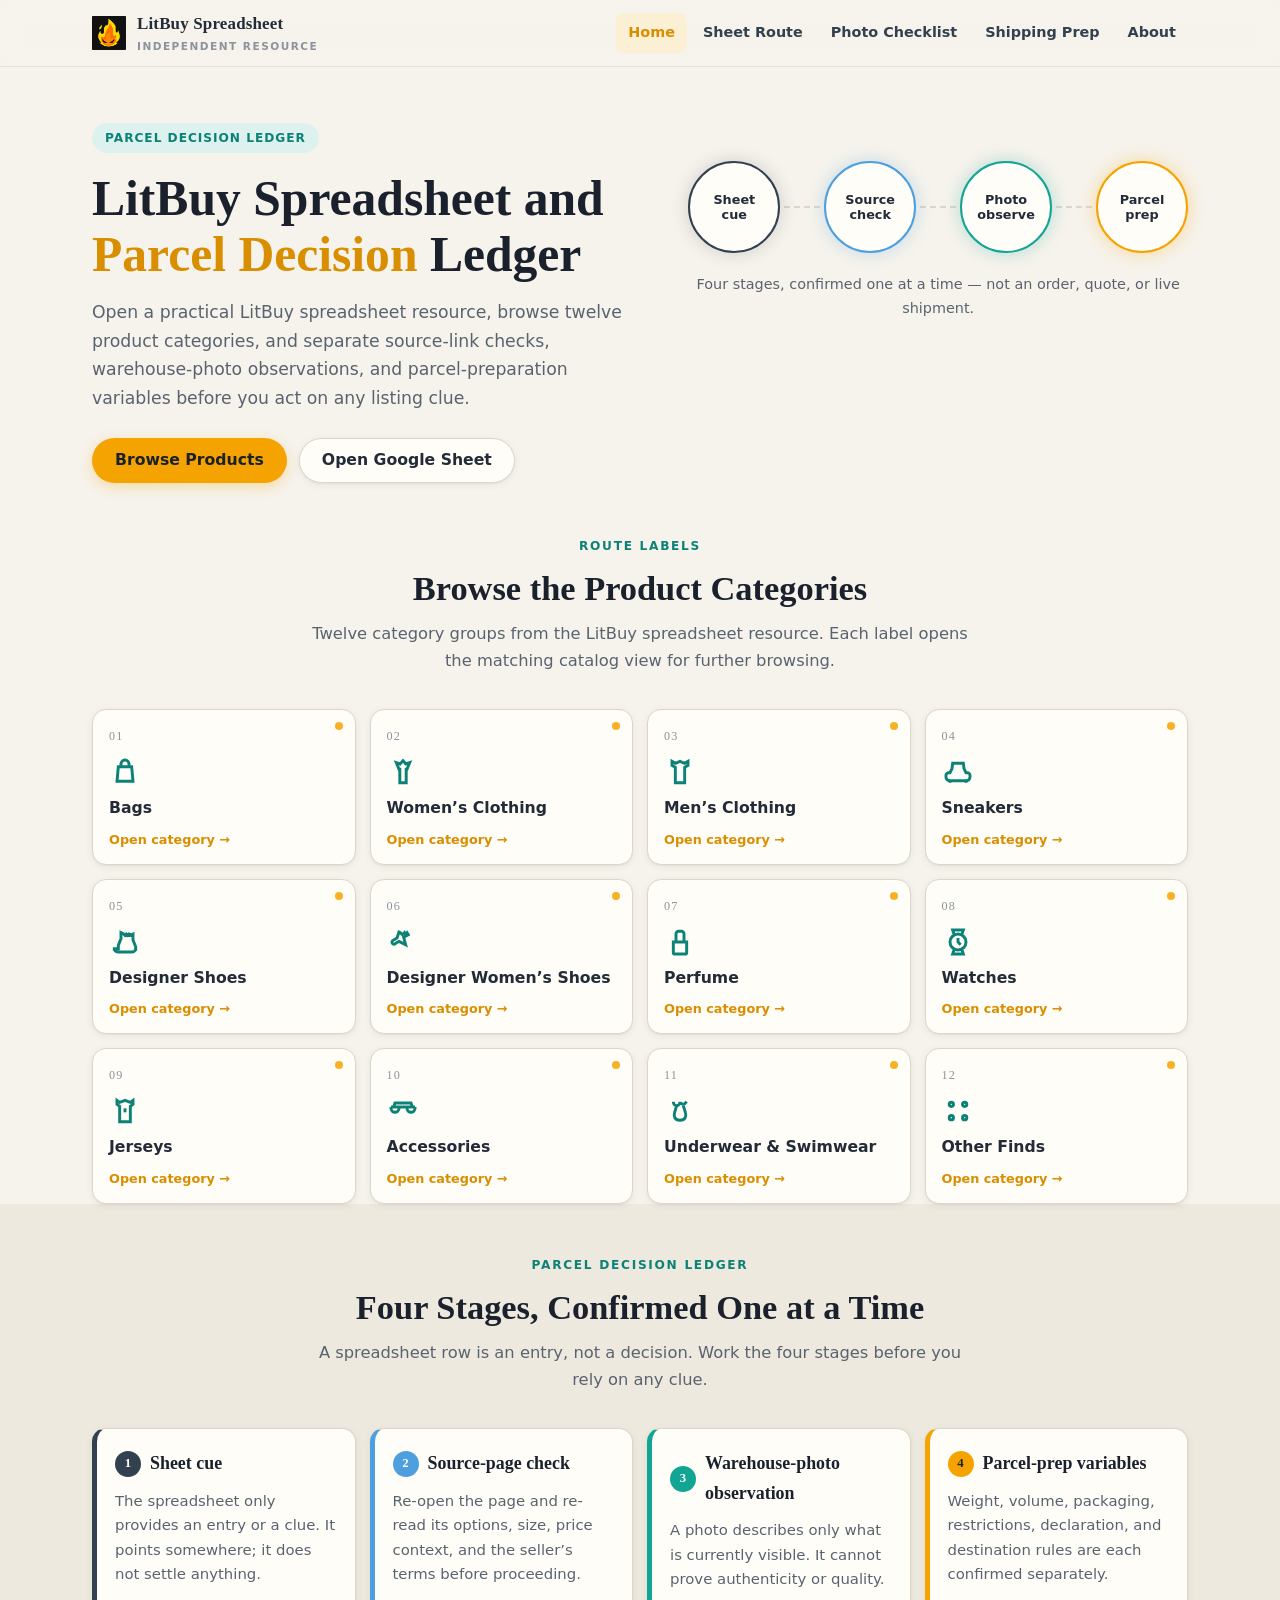
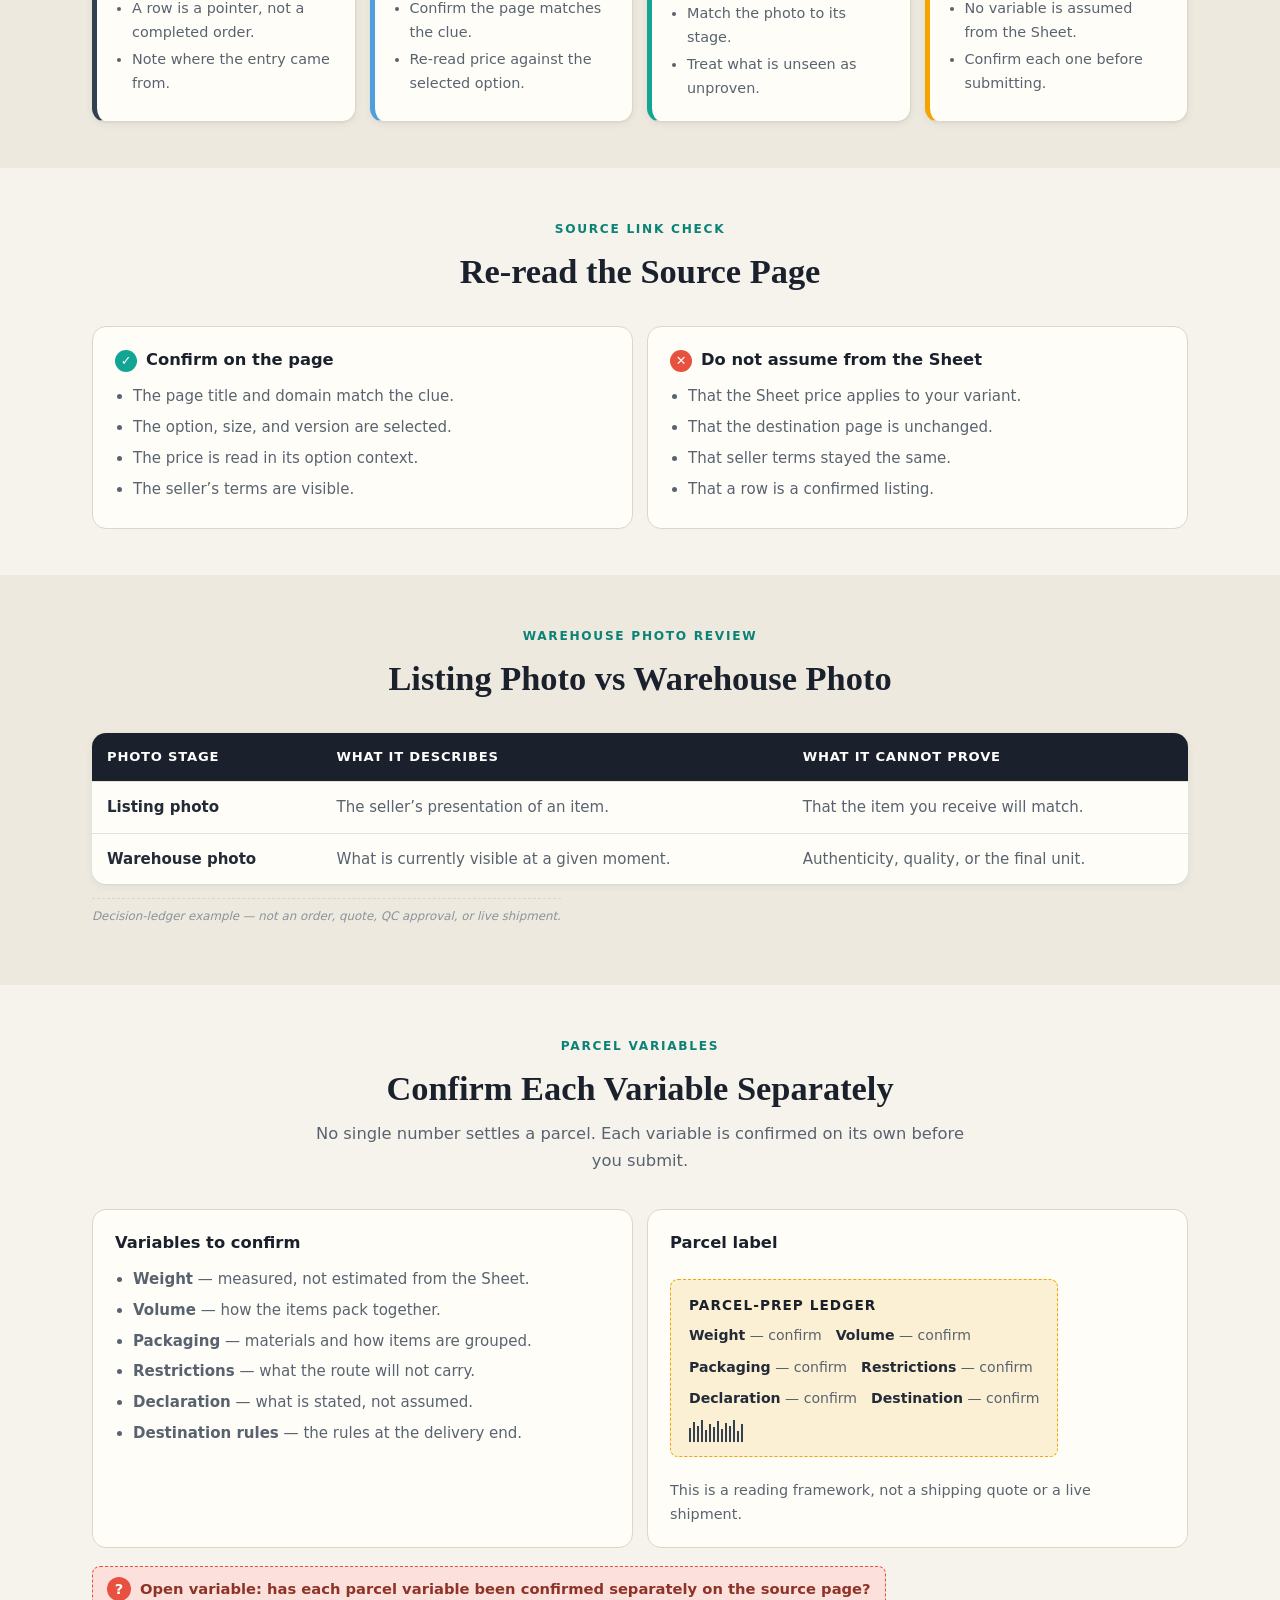
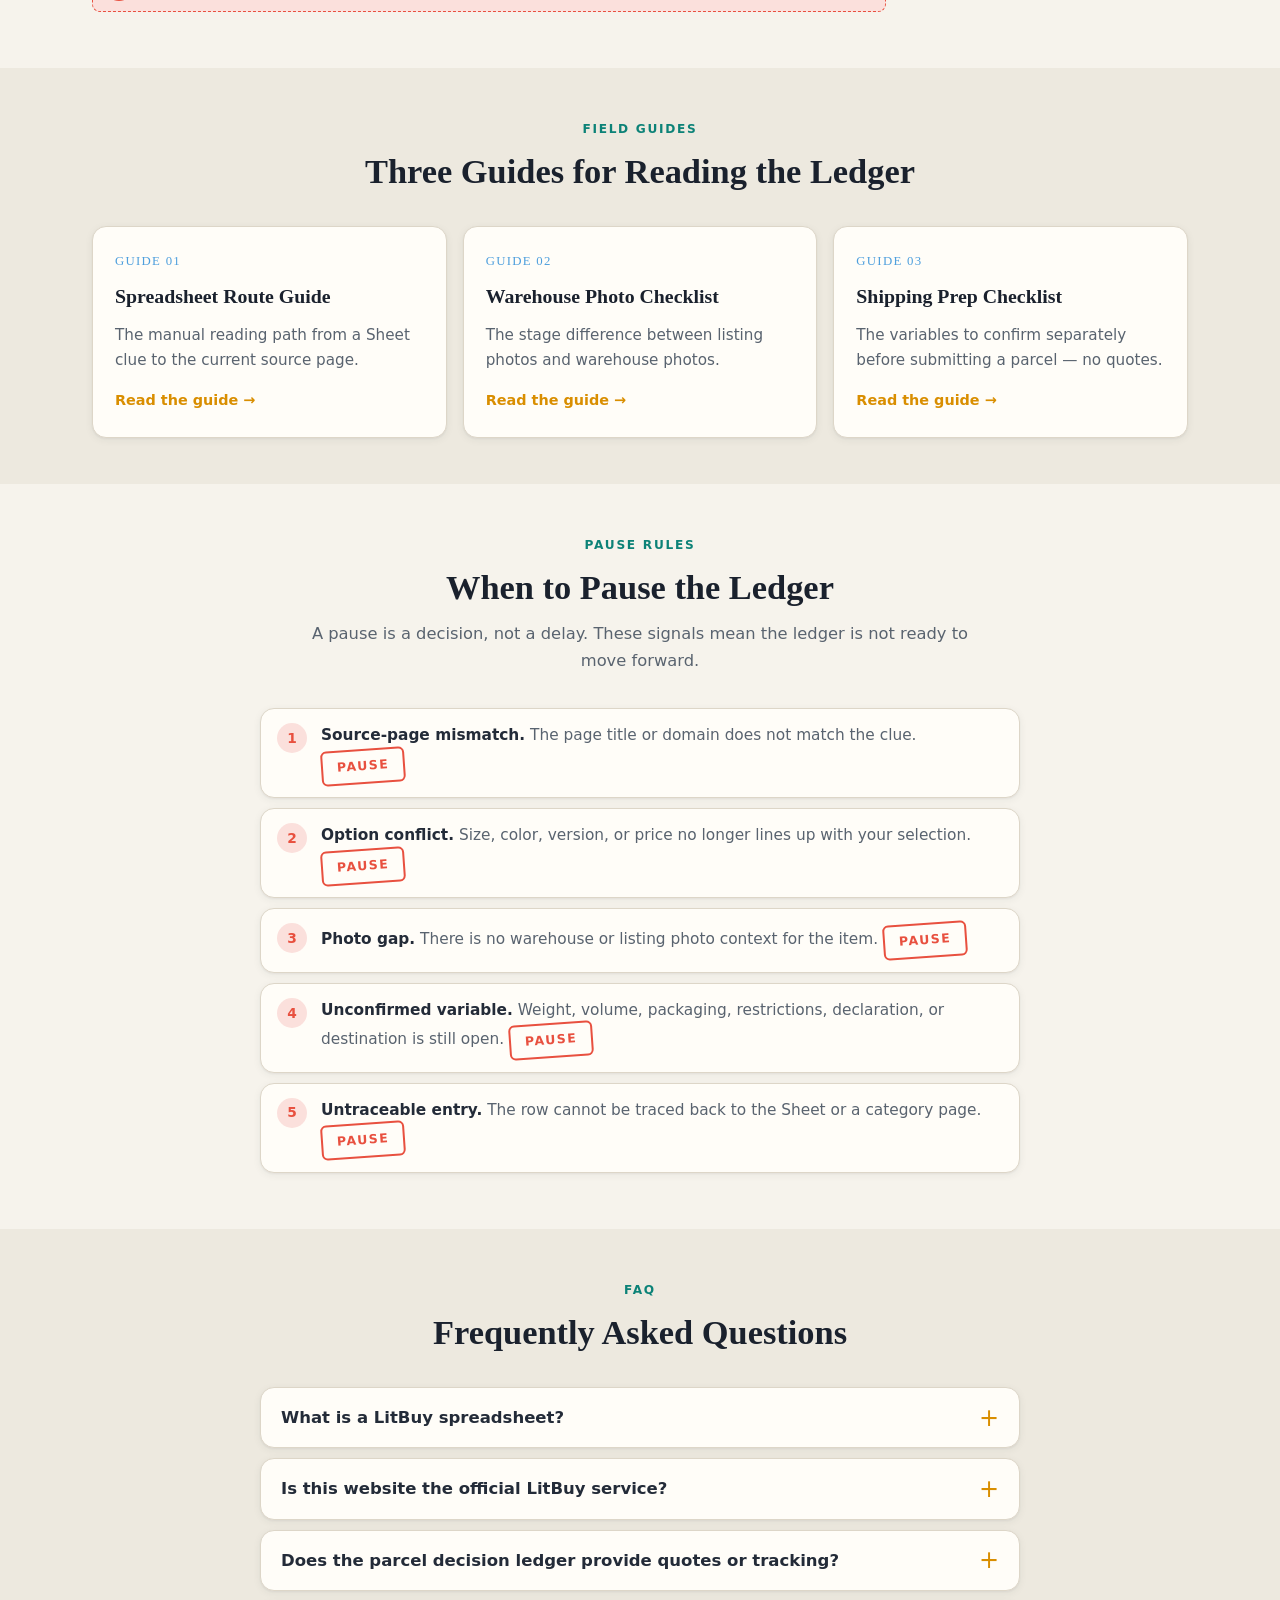
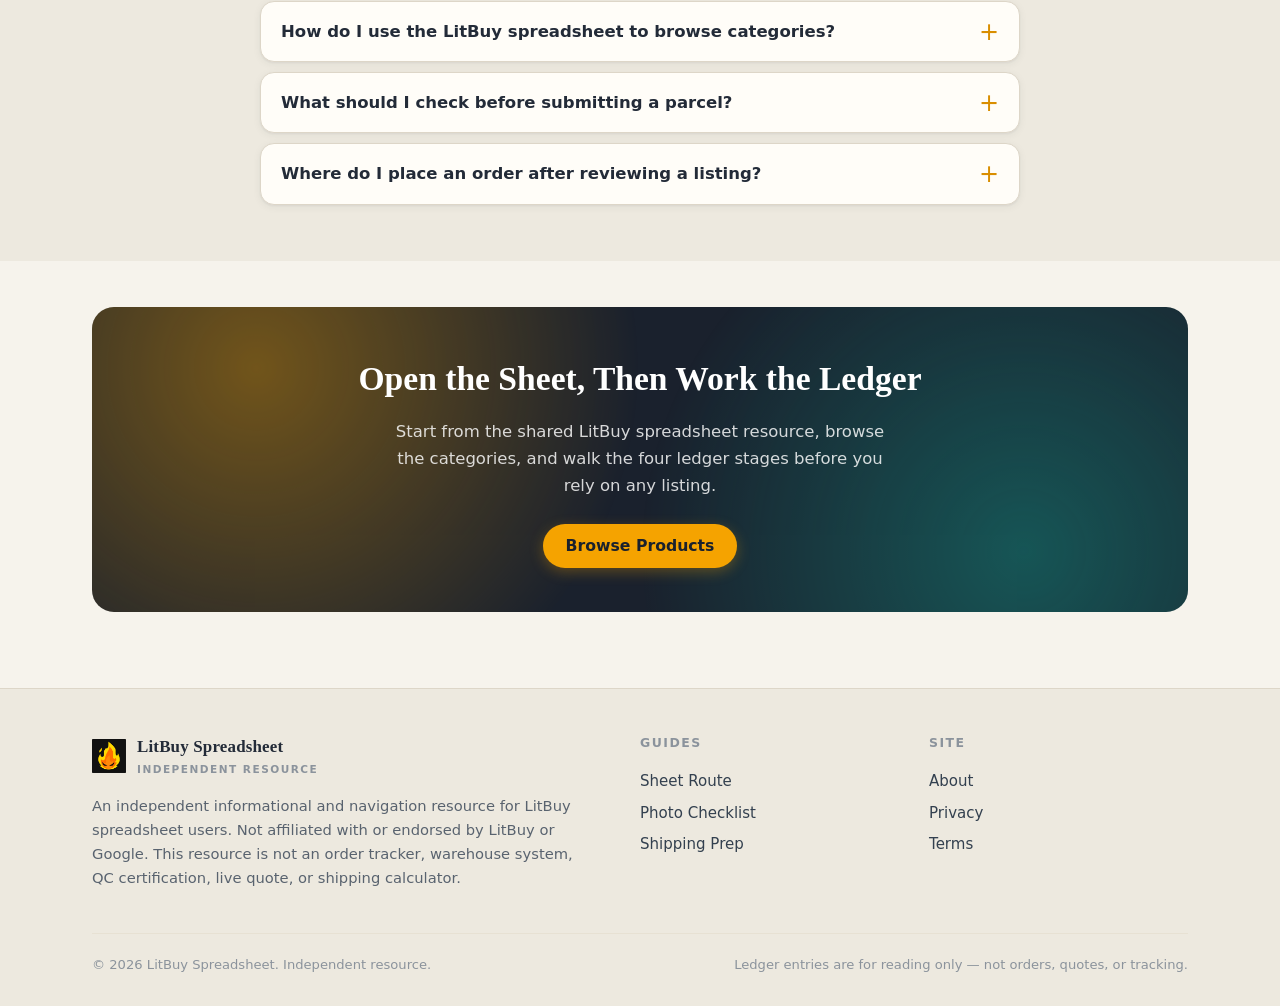
<file: index.html>
<!DOCTYPE html>
<html lang="en">
<head>
  <meta charset="UTF-8">
  <meta name="viewport" content="width=device-width, initial-scale=1.0">
  <script charset="UTF-8" id="LA_COLLECT" src="//sdk.51.la/js-sdk-pro.min.js"></script>
  <script>LA.init({id:"3R7KyZ6nqq0NWQsc",ck:"3R7KyZ6nqq0NWQsc"})</script>
  <meta name="google-site-verification" content="XJH5bWyu3Ub_fdbfXnCgktieLxeAN7sLbtjSL6n2SaM" />
  <title>LitBuy Spreadsheet &amp; Parcel Decision Guide | Independent</title>
  <meta name="description" content="Open a practical LitBuy spreadsheet resource, browse categories, and separate source-link checks, warehouse-photo notes, and parcel-prep variables.">
  <link rel="canonical" href="https://repglide.github.io/litbuy-spreadsheet/">
  <link rel="icon" type="image/png" href="./assets/images/favicon.png">
  <link rel="stylesheet" href="./assets/css/styles.css">

  <!-- Open Graph / Twitter -->
  <meta property="og:type" content="website">
  <meta property="og:url" content="https://repglide.github.io/litbuy-spreadsheet/">
  <meta property="og:title" content="LitBuy Spreadsheet &amp; Parcel Decision Guide | Independent">
  <meta property="og:description" content="Open a practical LitBuy spreadsheet resource, browse categories, and separate source-link checks, warehouse-photo notes, and parcel-prep variables.">
  <meta name="twitter:card" content="summary">
  <meta name="twitter:title" content="LitBuy Spreadsheet &amp; Parcel Decision Guide | Independent">
  <meta name="twitter:description" content="Open a practical LitBuy spreadsheet resource, browse categories, and separate source-link checks, warehouse-photo notes, and parcel-prep variables.">

  <!-- JSON-LD Structured Data -->
  <script type="application/ld+json">
  {
    "@context": "https://schema.org",
    "@graph": [
      {
        "@type": "WebSite",
        "@id": "https://repglide.github.io/litbuy-spreadsheet/#website",
        "url": "https://repglide.github.io/litbuy-spreadsheet/",
        "name": "LitBuy Spreadsheet & Parcel Decision Guide",
        "description": "Independent directory and informational guide for LitBuy spreadsheet users, built around a parcel decision ledger of sheet cues, source-page checks, warehouse-photo observations, and parcel-preparation variables."
      },
      {
        "@type": "WebPage",
        "@id": "https://repglide.github.io/litbuy-spreadsheet/#webpage",
        "url": "https://repglide.github.io/litbuy-spreadsheet/",
        "name": "LitBuy Spreadsheet and Parcel Decision Ledger",
        "isPartOf": { "@id": "https://repglide.github.io/litbuy-spreadsheet/#website" },
        "description": "Open a practical LitBuy spreadsheet resource, browse categories, and separate source-link checks, warehouse-photo notes, and parcel-prep variables."
      },
      {
        "@type": "FAQPage",
        "mainEntity": [
          {
            "@type": "Question",
            "name": "What is a LitBuy spreadsheet?",
            "acceptedAnswer": {
              "@type": "Answer",
              "text": "A LitBuy spreadsheet is a shared document that compiles listing references, category groupings, and product links formatted for use with agent shopping services. Each row is an entry or clue, not a completed order."
            }
          },
          {
            "@type": "Question",
            "name": "Is this website the official LitBuy service?",
            "acceptedAnswer": {
              "@type": "Answer",
              "text": "No. This website is an independent informational and navigation resource. It is not affiliated with, endorsed by, or operated by LitBuy or Google."
            }
          },
          {
            "@type": "Question",
            "name": "Does the parcel decision ledger provide quotes or tracking?",
            "acceptedAnswer": {
              "@type": "Answer",
              "text": "No. The ledger is a reading framework. It does not provide shipping quotes, live tracking, order status, warehouse systems, or QC certification. Variables are confirmed separately on the source page."
            }
          },
          {
            "@type": "Question",
            "name": "How do I use the LitBuy spreadsheet to browse categories?",
            "acceptedAnswer": {
              "@type": "Answer",
              "text": "Open the shared Google Sheet to see the listing references, then use the category links on this page to browse a grouped catalog. Treat every row as an entry and confirm the source page before acting."
            }
          },
          {
            "@type": "Question",
            "name": "What should I check before submitting a parcel?",
            "acceptedAnswer": {
              "@type": "Answer",
              "text": "Confirm weight, volume, packaging, restrictions, declaration, and destination rules separately, and re-check the source page, options, size, price context, and seller terms before you rely on any listing clue."
            }
          },
          {
            "@type": "Question",
            "name": "Where do I place an order after reviewing a listing?",
            "acceptedAnswer": {
              "@type": "Answer",
              "text": "After reviewing a listing clue on the target page, you can continue through an agent shopping service to submit the item for processing. This website is a navigation resource and does not process orders itself."
            }
          }
        ]
      }
    ]
  }
  </script>
</head>
<body>
  <a href="#main-content" class="skip-link">Skip to main content</a>

  <!-- Header -->
  <header class="site-header">
    <div class="container header-inner">
      <a href="./index.html" class="brand" aria-label="LitBuy Spreadsheet Home">
        <img src="./assets/images/logo.png" alt="LitBuy Spreadsheet logo" width="34" height="34">
        <span class="brand-name">LitBuy Spreadsheet<small>Independent Resource</small></span>
      </a>
      <button class="mobile-nav-toggle" aria-expanded="false" aria-label="Toggle navigation menu">
        <svg viewBox="0 0 24 24" fill="none" stroke="currentColor" stroke-width="2" width="22" height="22"><line x1="3" y1="6" x2="21" y2="6"></line><line x1="3" y1="12" x2="21" y2="12"></line><line x1="3" y1="18" x2="21" y2="18"></line></svg>
      </button>
      <nav class="main-nav" aria-label="Primary Navigation">
        <ul>
          <li><a href="./index.html" class="active">Home</a></li>
          <li><a href="./spreadsheet-route-guide/">Sheet Route</a></li>
          <li><a href="./warehouse-photo-checklist/">Photo Checklist</a></li>
          <li><a href="./shipping-prep-checklist/">Shipping Prep</a></li>
          <li><a href="./about/">About</a></li>
        </ul>
      </nav>
    </div>
  </header>

  <main id="main-content">
    <!-- Hero -->
    <section class="hero-section">
      <div class="container hero-grid">
        <div>
          <span class="hero-badge">Parcel Decision Ledger</span>
          <h1 class="hero-title">LitBuy Spreadsheet and <em>Parcel Decision</em> Ledger</h1>
          <p class="hero-description">Open a practical LitBuy spreadsheet resource, browse twelve product categories, and separate source-link checks, warehouse-photo observations, and parcel-preparation variables before you act on any listing clue.</p>
          <div class="hero-actions">
            <a href="https://repglide.com/?agent=litbuy" class="btn btn-primary" target="_blank" rel="nofollow noopener">Browse Products</a>
            <a href="https://docs.google.com/spreadsheets/d/1f7w8UOkcs9bOg5vgYp6TzgnxjvRyQxUp/edit?usp=sharing&amp;ouid=102900013243329745539&amp;rtpof=true&amp;sd=true" class="btn btn-secondary" target="_blank" rel="noopener">Open Google Sheet</a>
          </div>
        </div>
        <div class="hero-visual" aria-hidden="true">
          <div class="route-stage">
            <div class="route-path">
              <div class="route-node" data-stage="sheet"><span class="node-label">Sheet<br>cue</span></div>
              <div class="route-line"></div>
              <div class="route-node" data-stage="source"><span class="node-label">Source<br>check</span></div>
              <div class="route-line"></div>
              <div class="route-node" data-stage="photo"><span class="node-label">Photo<br>observe</span></div>
              <div class="route-line"></div>
              <div class="route-node" data-stage="parcel"><span class="node-label">Parcel<br>prep</span></div>
            </div>
            <p class="route-caption">Four stages, confirmed one at a time — not an order, quote, or live shipment.</p>
          </div>
        </div>
      </div>
    </section>

    <!-- Product Categories (immediately after Hero) -->
    <section class="categories-section" id="categories" aria-labelledby="cat-heading">
      <div class="container">
        <div class="section-header">
          <span class="eyebrow">Route Labels</span>
          <h2 class="section-title" id="cat-heading">Browse the Product Categories</h2>
          <p class="section-lead">Twelve category groups from the LitBuy spreadsheet resource. Each label opens the matching catalog view for further browsing.</p>
        </div>

        <div class="cat-grid">
          <a class="cat-card" href="https://repglide.com/category/bags?agent=litbuy" target="_blank" rel="nofollow noopener">
            <span class="cat-index">01</span>
            <span class="cat-icon" aria-hidden="true"><svg viewBox="0 0 24 24" fill="none" stroke="currentColor" stroke-width="2.2" stroke-linecap="butt" stroke-linejoin="miter"><path d="M7 8h10l1 11H6L7 8Z"/><path d="M9 8V6a3 3 0 0 1 6 0v2"/></svg></span>
            <span class="cat-name">Bags</span>
            <span class="cat-arrow">Open category →</span>
          </a>
          <a class="cat-card" href="https://repglide.com/category/womens-clothing?agent=litbuy" target="_blank" rel="nofollow noopener">
            <span class="cat-index">02</span>
            <span class="cat-icon" aria-hidden="true"><svg viewBox="0 0 24 24" fill="none" stroke="currentColor" stroke-width="2.2" stroke-linecap="butt" stroke-linejoin="miter"><path d="M12 3.5 9.8 6 7 5l2 5h.6V20h4.8V10H15l2-5-2.8 1L12 3.5Z"/></svg></span>
            <span class="cat-name">Women&rsquo;s Clothing</span>
            <span class="cat-arrow">Open category →</span>
          </a>
          <a class="cat-card" href="https://repglide.com/category/mens-clothing?agent=litbuy" target="_blank" rel="nofollow noopener">
            <span class="cat-index">03</span>
            <span class="cat-icon" aria-hidden="true"><svg viewBox="0 0 24 24" fill="none" stroke="currentColor" stroke-width="2.2" stroke-linecap="butt" stroke-linejoin="miter"><path d="M12 4 8.5 5.5 6 4v3l2.5 1.5V20h7V8.5L18 7V4l-2.5 1.5L12 4Z"/></svg></span>
            <span class="cat-name">Men&rsquo;s Clothing</span>
            <span class="cat-arrow">Open category →</span>
          </a>
          <a class="cat-card" href="https://repglide.com/category/sneakers?agent=litbuy" target="_blank" rel="nofollow noopener">
            <span class="cat-index">04</span>
            <span class="cat-icon" aria-hidden="true"><svg viewBox="0 0 24 24" fill="none" stroke="currentColor" stroke-width="2.2" stroke-linecap="butt" stroke-linejoin="miter"><path d="M3 16v-1.5c0-1 1-2 2-2h1l1.5-3L8 5.5h8l.5 4L18 12.5h1c1 0 2 1 2 2V16c0 1.5-1.5 2.5-3 2.5H6c-1.5 0-3-1-3-2.5Z"/><path d="M6 18.5V20M18 18.5V20"/></svg></span>
            <span class="cat-name">Sneakers</span>
            <span class="cat-arrow">Open category →</span>
          </a>
          <a class="cat-card" href="https://repglide.com/category/designer-shoes?agent=litbuy" target="_blank" rel="nofollow noopener">
            <span class="cat-index">05</span>
            <span class="cat-icon" aria-hidden="true"><svg viewBox="0 0 24 24" fill="none" stroke="currentColor" stroke-width="2.2" stroke-linecap="butt" stroke-linejoin="miter"><path d="M4 17c0 1.5 1.5 2.5 3 2.5h10c1.5 0 3-1 3-2.5v-1.5l-2-5V6l-2 1-1-1-1 1-1-1-1 1-1-1-2-1v4.5l-2 5V17Z"/><path d="M4 17v1.5M20 17v1.5"/></svg></span>
            <span class="cat-name">Designer Shoes</span>
            <span class="cat-arrow">Open category →</span>
          </a>
          <a class="cat-card" href="https://repglide.com/category/designer-womens-shoes?agent=litbuy" target="_blank" rel="nofollow noopener">
            <span class="cat-index">06</span>
            <span class="cat-icon" aria-hidden="true"><svg viewBox="0 0 24 24" fill="none" stroke="currentColor" stroke-width="2.2" stroke-linecap="butt" stroke-linejoin="miter"><path d="M9 4.5 7.5 9 5 10.5c-1 .5-1.5 1.5-1 2.5s2 1 2.5 0L9 11.5 14 14l-1.5-5.5L16 6.5 15 5l-1.5 1.5L13 5l-1.5 1.5L10 5 9 4.5Z"/></svg></span>
            <span class="cat-name">Designer Women&rsquo;s Shoes</span>
            <span class="cat-arrow">Open category →</span>
          </a>
          <a class="cat-card" href="https://repglide.com/category/perfume?agent=litbuy" target="_blank" rel="nofollow noopener">
            <span class="cat-index">07</span>
            <span class="cat-icon" aria-hidden="true"><svg viewBox="0 0 24 24" fill="none" stroke="currentColor" stroke-width="2.2" stroke-linecap="butt" stroke-linejoin="miter"><path d="M9 12V6a2 2 0 0 1 2-2h2a2 2 0 0 1 2 2v6"/><path d="M7 12h10v8a1 1 0 0 1-1 1H8a1 1 0 0 1-1-1v-8Z"/><path d="M12 4V3"/></svg></span>
            <span class="cat-name">Perfume</span>
            <span class="cat-arrow">Open category →</span>
          </a>
          <a class="cat-card" href="https://repglide.com/category/watches?agent=litbuy" target="_blank" rel="nofollow noopener">
            <span class="cat-index">08</span>
            <span class="cat-icon" aria-hidden="true"><svg viewBox="0 0 24 24" fill="none" stroke="currentColor" stroke-width="2.2" stroke-linecap="butt" stroke-linejoin="miter"><circle cx="12" cy="12" r="6"/><path d="M12 9v3l2 2"/><path d="M9 6 8 3h8l-1 3"/><path d="M9 18l-1 3h8l-1-3"/></svg></span>
            <span class="cat-name">Watches</span>
            <span class="cat-arrow">Open category →</span>
          </a>
          <a class="cat-card" href="https://repglide.com/category/jerseys?agent=litbuy" target="_blank" rel="nofollow noopener">
            <span class="cat-index">09</span>
            <span class="cat-icon" aria-hidden="true"><svg viewBox="0 0 24 24" fill="none" stroke="currentColor" stroke-width="2.2" stroke-linecap="butt" stroke-linejoin="miter"><path d="M12 4 8 5.5 6 4v3l2 1.5V20h8V8.5L18 7V4l-2 1.5L12 4Z"/><path d="M12 10v3"/></svg></span>
            <span class="cat-name">Jerseys</span>
            <span class="cat-arrow">Open category →</span>
          </a>
          <a class="cat-card" href="https://repglide.com/category/accessories?agent=litbuy" target="_blank" rel="nofollow noopener">
            <span class="cat-index">10</span>
            <span class="cat-icon" aria-hidden="true"><svg viewBox="0 0 24 24" fill="none" stroke="currentColor" stroke-width="2.2" stroke-linecap="butt" stroke-linejoin="miter"><path d="M3 9h2l1-3h12l1 3h2"/><path d="M3 9v1a3 3 0 0 0 6 0V9"/><path d="M15 9v1a3 3 0 0 0 6 0V9"/><path d="M6 9h12"/></svg></span>
            <span class="cat-name">Accessories</span>
            <span class="cat-arrow">Open category →</span>
          </a>
          <a class="cat-card" href="https://repglide.com/category/underwear-swimwear?agent=litbuy" target="_blank" rel="nofollow noopener">
            <span class="cat-index">11</span>
            <span class="cat-icon" aria-hidden="true"><svg viewBox="0 0 24 24" fill="none" stroke="currentColor" stroke-width="2.2" stroke-linecap="butt" stroke-linejoin="miter"><path d="M7 5c0 2 1.5 3 2.5 3S12 7 12 5c0 1 1.5 2 2.5 2S17 5 17 5"/><path d="M9.5 8 8 13c-1 3 0 6 4 6s5-3 4-6l-1.5-5"/></svg></span>
            <span class="cat-name">Underwear &amp; Swimwear</span>
            <span class="cat-arrow">Open category →</span>
          </a>
          <a class="cat-card" href="https://repglide.com/category/other?agent=litbuy" target="_blank" rel="nofollow noopener">
            <span class="cat-index">12</span>
            <span class="cat-icon" aria-hidden="true"><svg viewBox="0 0 24 24" fill="none" stroke="currentColor" stroke-width="2.2" stroke-linecap="butt" stroke-linejoin="miter"><circle cx="7" cy="7" r="1.6"/><circle cx="17" cy="7" r="1.6"/><circle cx="7" cy="17" r="1.6"/><circle cx="17" cy="17" r="1.6"/></svg></span>
            <span class="cat-name">Other Finds</span>
            <span class="cat-arrow">Open category →</span>
          </a>
        </div>
      </div>
    </section>

    <!-- Parcel Decision Ledger (four stages) -->
    <section class="section section-alt" id="ledger" aria-labelledby="ledger-heading">
      <div class="container">
        <div class="section-header">
          <span class="eyebrow">Parcel Decision Ledger</span>
          <h2 class="section-title" id="ledger-heading">Four Stages, Confirmed One at a Time</h2>
          <p class="section-lead">A spreadsheet row is an entry, not a decision. Work the four stages before you rely on any clue.</p>
        </div>

        <div class="stage-grid">
          <article class="stage-card" data-stage="sheet">
            <h3><span class="stage-num">1</span>Sheet cue</h3>
            <p>The spreadsheet only provides an entry or a clue. It points somewhere; it does not settle anything.</p>
            <ul>
              <li>A row is a pointer, not a completed order.</li>
              <li>Note where the entry came from.</li>
            </ul>
          </article>

          <article class="stage-card" data-stage="source">
            <h3><span class="stage-num">2</span>Source-page check</h3>
            <p>Re-open the page and re-read its options, size, price context, and the seller&rsquo;s terms before proceeding.</p>
            <ul>
              <li>Confirm the page matches the clue.</li>
              <li>Re-read price against the selected option.</li>
            </ul>
          </article>

          <article class="stage-card" data-stage="photo">
            <h3><span class="stage-num">3</span>Warehouse-photo observation</h3>
            <p>A photo describes only what is currently visible. It cannot prove authenticity or quality.</p>
            <ul>
              <li>Match the photo to its stage.</li>
              <li>Treat what is unseen as unproven.</li>
            </ul>
          </article>

          <article class="stage-card" data-stage="parcel">
            <h3><span class="stage-num">4</span>Parcel-prep variables</h3>
            <p>Weight, volume, packaging, restrictions, declaration, and destination rules are each confirmed separately.</p>
            <ul>
              <li>No variable is assumed from the Sheet.</li>
              <li>Confirm each one before submitting.</li>
            </ul>
          </article>
        </div>
      </div>
    </section>

    <!-- Source Link Check -->
    <section class="section" id="source-check" aria-labelledby="source-heading">
      <div class="container">
        <div class="section-header">
          <span class="eyebrow">Source Link Check</span>
          <h2 class="section-title" id="source-heading">Re-read the Source Page</h2>
        </div>
        <div class="check-grid">
          <div class="check-col is-yes">
            <h3><span class="mark">✓</span>Confirm on the page</h3>
            <ul>
              <li>The page title and domain match the clue.</li>
              <li>The option, size, and version are selected.</li>
              <li>The price is read in its option context.</li>
              <li>The seller&rsquo;s terms are visible.</li>
            </ul>
          </div>
          <div class="check-col is-no">
            <h3><span class="mark">✕</span>Do not assume from the Sheet</h3>
            <ul>
              <li>That the Sheet price applies to your variant.</li>
              <li>That the destination page is unchanged.</li>
              <li>That seller terms stayed the same.</li>
              <li>That a row is a confirmed listing.</li>
            </ul>
          </div>
        </div>
      </div>
    </section>

    <!-- Warehouse Photo Review -->
    <section class="section section-alt" id="photo-review" aria-labelledby="photo-heading">
      <div class="container">
        <div class="section-header">
          <span class="eyebrow">Warehouse Photo Review</span>
          <h2 class="section-title" id="photo-heading">Listing Photo vs Warehouse Photo</h2>
        </div>
        <div class="compare-table-wrap">
          <table class="compare-table">
            <thead>
              <tr><th scope="col">Photo stage</th><th scope="col">What it describes</th><th scope="col">What it cannot prove</th></tr>
            </thead>
            <tbody>
              <tr>
                <td>Listing photo</td>
                <td>The seller&rsquo;s presentation of an item.</td>
                <td>That the item you receive will match.</td>
              </tr>
              <tr>
                <td>Warehouse photo</td>
                <td>What is currently visible at a given moment.</td>
                <td>Authenticity, quality, or the final unit.</td>
              </tr>
            </tbody>
          </table>
        </div>
        <p class="example-flag">Decision-ledger example — not an order, quote, QC approval, or live shipment.</p>
      </div>
    </section>

    <!-- Parcel Variables -->
    <section class="section" id="parcel-variables" aria-labelledby="parcel-heading">
      <div class="container">
        <div class="section-header">
          <span class="eyebrow">Parcel Variables</span>
          <h2 class="section-title" id="parcel-heading">Confirm Each Variable Separately</h2>
          <p class="section-lead">No single number settles a parcel. Each variable is confirmed on its own before you submit.</p>
        </div>

        <div class="check-grid">
          <div class="check-col">
            <h3>Variables to confirm</h3>
            <ul>
              <li><strong>Weight</strong> — measured, not estimated from the Sheet.</li>
              <li><strong>Volume</strong> — how the items pack together.</li>
              <li><strong>Packaging</strong> — materials and how items are grouped.</li>
              <li><strong>Restrictions</strong> — what the route will not carry.</li>
              <li><strong>Declaration</strong> — what is stated, not assumed.</li>
              <li><strong>Destination rules</strong> — the rules at the delivery end.</li>
            </ul>
          </div>
          <div class="check-col">
            <h3>Parcel label</h3>
            <div class="parcel-label">
              <span class="pl-title">Parcel-prep ledger</span>
              <div class="pl-row"><span><b>Weight</b> — confirm</span><span><b>Volume</b> — confirm</span></div>
              <div class="pl-row"><span><b>Packaging</b> — confirm</span><span><b>Restrictions</b> — confirm</span></div>
              <div class="pl-row"><span><b>Declaration</b> — confirm</span><span><b>Destination</b> — confirm</span></div>
              <div class="parcel-barcode" aria-hidden="true"><i style="height:14px"></i><i style="height:20px"></i><i style="height:16px"></i><i style="height:22px"></i><i style="height:12px"></i><i style="height:18px"></i><i style="height:15px"></i><i style="height:21px"></i><i style="height:13px"></i><i style="height:19px"></i><i style="height:16px"></i><i style="height:22px"></i><i style="height:11px"></i><i style="height:18px"></i></div>
            </div>
            <p style="color:var(--ink-soft);font-size:0.9rem;margin:10px 0 0;">This is a reading framework, not a shipping quote or a live shipment.</p>
          </div>
        </div>

        <div class="open-variable" style="margin-top:18px;"><span class="ov">?</span>Open variable: has each parcel variable been confirmed separately on the source page?</div>
      </div>
    </section>

    <!-- Guide entries -->
    <section class="section section-alt" id="guides" aria-labelledby="guides-heading">
      <div class="container">
        <div class="section-header">
          <span class="eyebrow">Field Guides</span>
          <h2 class="section-title" id="guides-heading">Three Guides for Reading the Ledger</h2>
        </div>
        <div class="guide-grid">
          <a class="guide-card" href="./spreadsheet-route-guide/">
            <span class="guide-num">GUIDE 01</span>
            <h3>Spreadsheet Route Guide</h3>
            <p>The manual reading path from a Sheet clue to the current source page.</p>
            <span class="guide-cta">Read the guide →</span>
          </a>
          <a class="guide-card" href="./warehouse-photo-checklist/">
            <span class="guide-num">GUIDE 02</span>
            <h3>Warehouse Photo Checklist</h3>
            <p>The stage difference between listing photos and warehouse photos.</p>
            <span class="guide-cta">Read the guide →</span>
          </a>
          <a class="guide-card" href="./shipping-prep-checklist/">
            <span class="guide-num">GUIDE 03</span>
            <h3>Shipping Prep Checklist</h3>
            <p>The variables to confirm separately before submitting a parcel — no quotes.</p>
            <span class="guide-cta">Read the guide →</span>
          </a>
        </div>
      </div>
    </section>

    <!-- Pause Rules -->
    <section class="section" id="pause-rules" aria-labelledby="rules-heading">
      <div class="container">
        <div class="section-header">
          <span class="eyebrow">Pause Rules</span>
          <h2 class="section-title" id="rules-heading">When to Pause the Ledger</h2>
          <p class="section-lead">A pause is a decision, not a delay. These signals mean the ledger is not ready to move forward.</p>
        </div>
        <ul class="rules-list">
          <li><span class="rule-num">1</span><p><strong>Source-page mismatch.</strong> The page title or domain does not match the clue. <span class="decision-stamp is-pause">Pause</span></p></li>
          <li><span class="rule-num">2</span><p><strong>Option conflict.</strong> Size, color, version, or price no longer lines up with your selection. <span class="decision-stamp is-pause">Pause</span></p></li>
          <li><span class="rule-num">3</span><p><strong>Photo gap.</strong> There is no warehouse or listing photo context for the item. <span class="decision-stamp is-pause">Pause</span></p></li>
          <li><span class="rule-num">4</span><p><strong>Unconfirmed variable.</strong> Weight, volume, packaging, restrictions, declaration, or destination is still open. <span class="decision-stamp is-pause">Pause</span></p></li>
          <li><span class="rule-num">5</span><p><strong>Untraceable entry.</strong> The row cannot be traced back to the Sheet or a category page. <span class="decision-stamp is-pause">Pause</span></p></li>
        </ul>
      </div>
    </section>

    <!-- FAQ -->
    <section class="section section-alt" id="faq" aria-labelledby="faq-heading">
      <div class="container">
        <div class="section-header">
          <span class="eyebrow">FAQ</span>
          <h2 class="section-title" id="faq-heading">Frequently Asked Questions</h2>
        </div>
        <div class="faq-list">
          <details class="faq-item">
            <summary>What is a LitBuy spreadsheet?</summary>
            <div class="faq-body"><p>A LitBuy spreadsheet is a shared document that compiles listing references, category groupings, and product links formatted for use with agent shopping services. Each row is an entry or clue, not a completed order.</p></div>
          </details>
          <details class="faq-item">
            <summary>Is this website the official LitBuy service?</summary>
            <div class="faq-body"><p>No. This website is an independent informational and navigation resource. It is not affiliated with, endorsed by, or operated by LitBuy or Google.</p></div>
          </details>
          <details class="faq-item">
            <summary>Does the parcel decision ledger provide quotes or tracking?</summary>
            <div class="faq-body"><p>No. The ledger is a reading framework. It does not provide shipping quotes, live tracking, order status, warehouse systems, or QC certification. Variables are confirmed separately on the source page.</p></div>
          </details>
          <details class="faq-item">
            <summary>How do I use the LitBuy spreadsheet to browse categories?</summary>
            <div class="faq-body"><p>Open the shared Google Sheet to see the listing references, then use the category links on this page to browse a grouped catalog. Treat every row as an entry and confirm the source page before acting.</p></div>
          </details>
          <details class="faq-item">
            <summary>What should I check before submitting a parcel?</summary>
            <div class="faq-body"><p>Confirm weight, volume, packaging, restrictions, declaration, and destination rules separately, and re-check the source page, options, size, price context, and seller terms before you rely on any listing clue.</p></div>
          </details>
          <details class="faq-item">
            <summary>Where do I place an order after reviewing a listing?</summary>
            <div class="faq-body"><p>After reviewing a listing clue on the target page, you can continue through an agent shopping service to submit the item for processing. This website is a navigation resource and does not process orders itself.</p></div>
          </details>
        </div>
      </div>
    </section>

    <!-- Final CTA -->
    <section class="section" aria-labelledby="cta-heading">
      <div class="container">
        <div class="final-cta">
          <h2 id="cta-heading">Open the Sheet, Then Work the Ledger</h2>
          <p>Start from the shared LitBuy spreadsheet resource, browse the categories, and walk the four ledger stages before you rely on any listing.</p>
          <a href="https://repglide.com/?agent=litbuy" class="btn btn-primary" target="_blank" rel="nofollow noopener">Browse Products</a>
        </div>
      </div>
    </section>
  </main>

  <!-- Footer -->
  <footer class="site-footer">
    <div class="container">
      <div class="footer-grid">
        <div class="footer-brand">
          <a href="./index.html" class="brand" aria-label="LitBuy Spreadsheet Home">
            <img src="./assets/images/logo.png" alt="LitBuy Spreadsheet logo" width="30" height="30">
            <span class="brand-name">LitBuy Spreadsheet<small>Independent Resource</small></span>
          </a>
          <p>An independent informational and navigation resource for LitBuy spreadsheet users. Not affiliated with or endorsed by LitBuy or Google. This resource is not an order tracker, warehouse system, QC certification, live quote, or shipping calculator.</p>
        </div>
        <div class="footer-col">
          <h4>Guides</h4>
          <ul>
            <li><a href="./spreadsheet-route-guide/">Sheet Route</a></li>
            <li><a href="./warehouse-photo-checklist/">Photo Checklist</a></li>
            <li><a href="./shipping-prep-checklist/">Shipping Prep</a></li>
          </ul>
        </div>
        <div class="footer-col">
          <h4>Site</h4>
          <ul>
            <li><a href="./about/">About</a></li>
            <li><a href="./privacy/">Privacy</a></li>
            <li><a href="./terms/">Terms</a></li>
          </ul>
        </div>
      </div>
      <div class="footer-bottom">
        <span>&copy; <span id="year">2026</span> LitBuy Spreadsheet. Independent resource.</span>
        <span>Ledger entries are for reading only — not orders, quotes, or tracking.</span>
      </div>
    </div>
  </footer>

  <script src="./assets/js/main.js"></script>
</body>
</html>
</file>
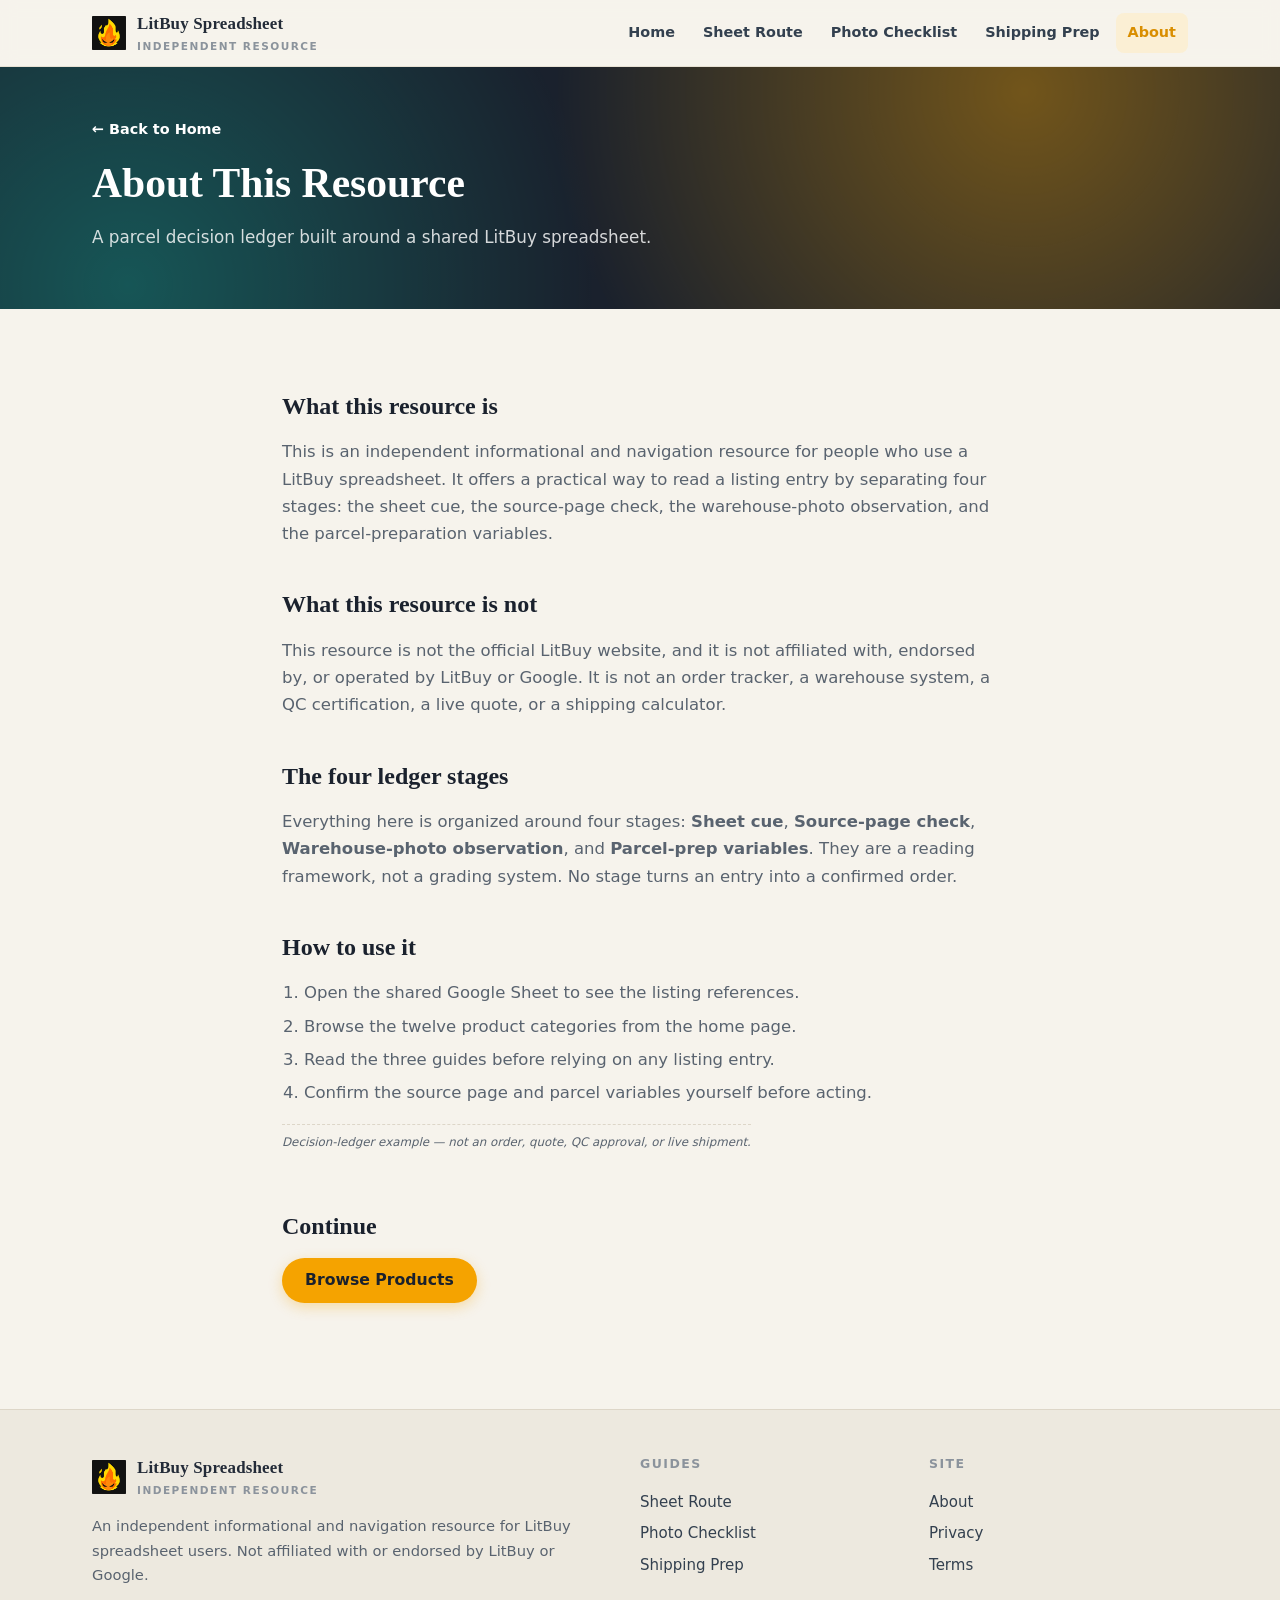
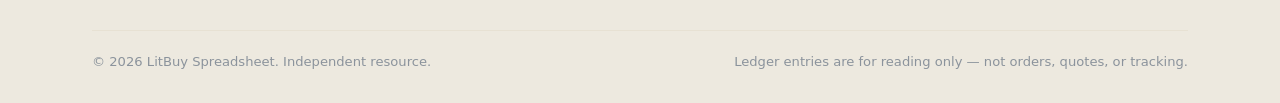
<file: about/index.html>
<!DOCTYPE html>
<html lang="en">
<head>
  <meta charset="UTF-8">
  <meta name="viewport" content="width=device-width, initial-scale=1.0">
  <title>About | LitBuy Spreadsheet</title>
  <meta name="description" content="About this independent LitBuy spreadsheet resource: a parcel decision ledger, not an official LitBuy service.">
  <link rel="canonical" href="https://repglide.github.io/litbuy-spreadsheet/about/">
  <link rel="icon" type="image/png" href="../assets/images/favicon.png">
  <link rel="stylesheet" href="../assets/css/styles.css">
  <meta name="robots" content="index, follow">
</head>
<body>
  <a href="#main-content" class="skip-link">Skip to main content</a>

  <header class="site-header">
    <div class="container header-inner">
      <a href="../index.html" class="brand" aria-label="LitBuy Spreadsheet Home">
        <img src="../assets/images/logo.png" alt="LitBuy Spreadsheet logo" width="34" height="34">
        <span class="brand-name">LitBuy Spreadsheet<small>Independent Resource</small></span>
      </a>
      <button class="mobile-nav-toggle" aria-expanded="false" aria-label="Toggle navigation menu">
        <svg viewBox="0 0 24 24" fill="none" stroke="currentColor" stroke-width="2" width="22" height="22"><line x1="3" y1="6" x2="21" y2="6"></line><line x1="3" y1="12" x2="21" y2="12"></line><line x1="3" y1="18" x2="21" y2="18"></line></svg>
      </button>
      <nav class="main-nav" aria-label="Primary Navigation">
        <ul>
          <li><a href="../index.html">Home</a></li>
          <li><a href="../spreadsheet-route-guide/">Sheet Route</a></li>
          <li><a href="../warehouse-photo-checklist/">Photo Checklist</a></li>
          <li><a href="../shipping-prep-checklist/">Shipping Prep</a></li>
          <li><a href="../about/" class="active">About</a></li>
        </ul>
      </nav>
    </div>
  </header>

  <main id="main-content">
    <section class="page-hero">
      <div class="container">
        <a class="back-link" href="../index.html" style="color:#fff">← Back to Home</a>
        <h1>About This Resource</h1>
        <p>A parcel decision ledger built around a shared LitBuy spreadsheet.</p>
      </div>
    </section>

    <div class="article-body">
      <h2>What this resource is</h2>
      <p>This is an independent informational and navigation resource for people who use a LitBuy spreadsheet. It offers a practical way to read a listing entry by separating four stages: the sheet cue, the source-page check, the warehouse-photo observation, and the parcel-preparation variables.</p>

      <h2>What this resource is not</h2>
      <p>This resource is not the official LitBuy website, and it is not affiliated with, endorsed by, or operated by LitBuy or Google. It is not an order tracker, a warehouse system, a QC certification, a live quote, or a shipping calculator.</p>

      <h2>The four ledger stages</h2>
      <p>Everything here is organized around four stages: <strong>Sheet cue</strong>, <strong>Source-page check</strong>, <strong>Warehouse-photo observation</strong>, and <strong>Parcel-prep variables</strong>. They are a reading framework, not a grading system. No stage turns an entry into a confirmed order.</p>

      <h2>How to use it</h2>
      <ol>
        <li>Open the shared Google Sheet to see the listing references.</li>
        <li>Browse the twelve product categories from the home page.</li>
        <li>Read the three guides before relying on any listing entry.</li>
        <li>Confirm the source page and parcel variables yourself before acting.</li>
      </ol>

      <p class="example-flag">Decision-ledger example — not an order, quote, QC approval, or live shipment.</p>

      <h2>Continue</h2>
      <p><a href="https://repglide.com/?agent=litbuy" class="btn btn-primary" target="_blank" rel="nofollow noopener">Browse Products</a></p>
    </div>
  </main>

  <footer class="site-footer">
    <div class="container">
      <div class="footer-grid">
        <div class="footer-brand">
          <a href="../index.html" class="brand" aria-label="LitBuy Spreadsheet Home">
            <img src="../assets/images/logo.png" alt="LitBuy Spreadsheet logo" width="30" height="30">
            <span class="brand-name">LitBuy Spreadsheet<small>Independent Resource</small></span>
          </a>
          <p>An independent informational and navigation resource for LitBuy spreadsheet users. Not affiliated with or endorsed by LitBuy or Google.</p>
        </div>
        <div class="footer-col">
          <h4>Guides</h4>
          <ul>
            <li><a href="../spreadsheet-route-guide/">Sheet Route</a></li>
            <li><a href="../warehouse-photo-checklist/">Photo Checklist</a></li>
            <li><a href="../shipping-prep-checklist/">Shipping Prep</a></li>
          </ul>
        </div>
        <div class="footer-col">
          <h4>Site</h4>
          <ul>
            <li><a href="../about/">About</a></li>
            <li><a href="../privacy/">Privacy</a></li>
            <li><a href="../terms/">Terms</a></li>
          </ul>
        </div>
      </div>
      <div class="footer-bottom">
        <span>&copy; <span id="year">2026</span> LitBuy Spreadsheet. Independent resource.</span>
        <span>Ledger entries are for reading only — not orders, quotes, or tracking.</span>
      </div>
    </div>
  </footer>

  <script src="../assets/js/main.js"></script>
</body>
</html>
</file>
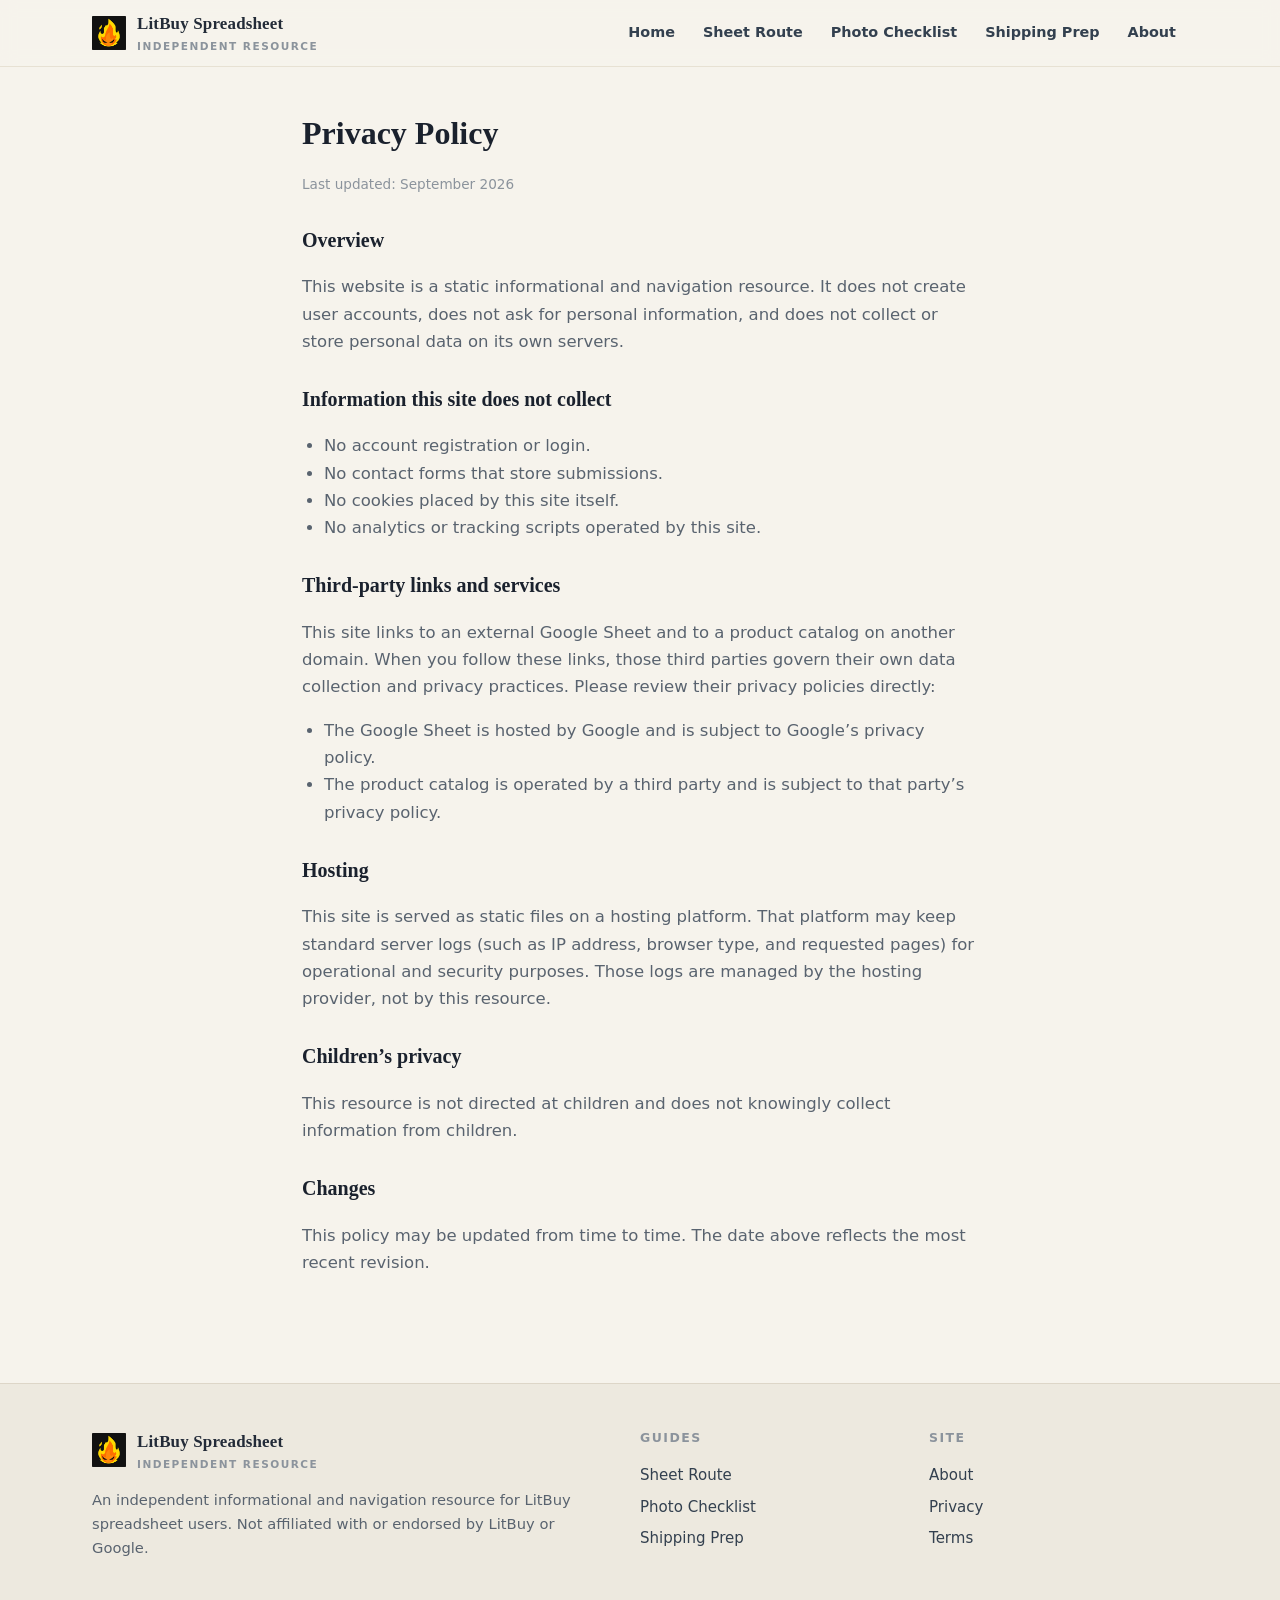
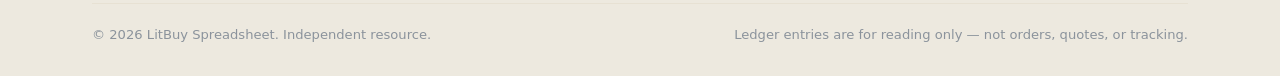
<file: privacy/index.html>
<!DOCTYPE html>
<html lang="en">
<head>
  <meta charset="UTF-8">
  <meta name="viewport" content="width=device-width, initial-scale=1.0">
  <title>Privacy Policy | LitBuy Spreadsheet</title>
  <meta name="description" content="Privacy policy for the LitBuy Spreadsheet independent resource.">
  <link rel="canonical" href="https://repglide.github.io/litbuy-spreadsheet/privacy/">
  <link rel="icon" type="image/png" href="../assets/images/favicon.png">
  <link rel="stylesheet" href="../assets/css/styles.css">
  <meta name="robots" content="index, follow">
</head>
<body>
  <a href="#main-content" class="skip-link">Skip to main content</a>

  <header class="site-header">
    <div class="container header-inner">
      <a href="../index.html" class="brand" aria-label="LitBuy Spreadsheet Home">
        <img src="../assets/images/logo.png" alt="LitBuy Spreadsheet logo" width="34" height="34">
        <span class="brand-name">LitBuy Spreadsheet<small>Independent Resource</small></span>
      </a>
      <button class="mobile-nav-toggle" aria-expanded="false" aria-label="Toggle navigation menu">
        <svg viewBox="0 0 24 24" fill="none" stroke="currentColor" stroke-width="2" width="22" height="22"><line x1="3" y1="6" x2="21" y2="6"></line><line x1="3" y1="12" x2="21" y2="12"></line><line x1="3" y1="18" x2="21" y2="18"></line></svg>
      </button>
      <nav class="main-nav" aria-label="Primary Navigation">
        <ul>
          <li><a href="../index.html">Home</a></li>
          <li><a href="../spreadsheet-route-guide/">Sheet Route</a></li>
          <li><a href="../warehouse-photo-checklist/">Photo Checklist</a></li>
          <li><a href="../shipping-prep-checklist/">Shipping Prep</a></li>
          <li><a href="../about/">About</a></li>
        </ul>
      </nav>
    </div>
  </header>

  <main id="main-content">
    <div class="legal-body">
      <h1>Privacy Policy</h1>
      <p class="legal-date">Last updated: September 2026</p>

      <h2>Overview</h2>
      <p>This website is a static informational and navigation resource. It does not create user accounts, does not ask for personal information, and does not collect or store personal data on its own servers.</p>

      <h2>Information this site does not collect</h2>
      <ul>
        <li>No account registration or login.</li>
        <li>No contact forms that store submissions.</li>
        <li>No cookies placed by this site itself.</li>
        <li>No analytics or tracking scripts operated by this site.</li>
      </ul>

      <h2>Third-party links and services</h2>
      <p>This site links to an external Google Sheet and to a product catalog on another domain. When you follow these links, those third parties govern their own data collection and privacy practices. Please review their privacy policies directly:</p>
      <ul>
        <li>The Google Sheet is hosted by Google and is subject to Google&rsquo;s privacy policy.</li>
        <li>The product catalog is operated by a third party and is subject to that party&rsquo;s privacy policy.</li>
      </ul>

      <h2>Hosting</h2>
      <p>This site is served as static files on a hosting platform. That platform may keep standard server logs (such as IP address, browser type, and requested pages) for operational and security purposes. Those logs are managed by the hosting provider, not by this resource.</p>

      <h2>Children&rsquo;s privacy</h2>
      <p>This resource is not directed at children and does not knowingly collect information from children.</p>

      <h2>Changes</h2>
      <p>This policy may be updated from time to time. The date above reflects the most recent revision.</p>
    </div>
  </main>

  <footer class="site-footer">
    <div class="container">
      <div class="footer-grid">
        <div class="footer-brand">
          <a href="../index.html" class="brand" aria-label="LitBuy Spreadsheet Home">
            <img src="../assets/images/logo.png" alt="LitBuy Spreadsheet logo" width="30" height="30">
            <span class="brand-name">LitBuy Spreadsheet<small>Independent Resource</small></span>
          </a>
          <p>An independent informational and navigation resource for LitBuy spreadsheet users. Not affiliated with or endorsed by LitBuy or Google.</p>
        </div>
        <div class="footer-col">
          <h4>Guides</h4>
          <ul>
            <li><a href="../spreadsheet-route-guide/">Sheet Route</a></li>
            <li><a href="../warehouse-photo-checklist/">Photo Checklist</a></li>
            <li><a href="../shipping-prep-checklist/">Shipping Prep</a></li>
          </ul>
        </div>
        <div class="footer-col">
          <h4>Site</h4>
          <ul>
            <li><a href="../about/">About</a></li>
            <li><a href="../privacy/">Privacy</a></li>
            <li><a href="../terms/">Terms</a></li>
          </ul>
        </div>
      </div>
      <div class="footer-bottom">
        <span>&copy; <span id="year">2026</span> LitBuy Spreadsheet. Independent resource.</span>
        <span>Ledger entries are for reading only — not orders, quotes, or tracking.</span>
      </div>
    </div>
  </footer>

  <script src="../assets/js/main.js"></script>
</body>
</html>
</file>
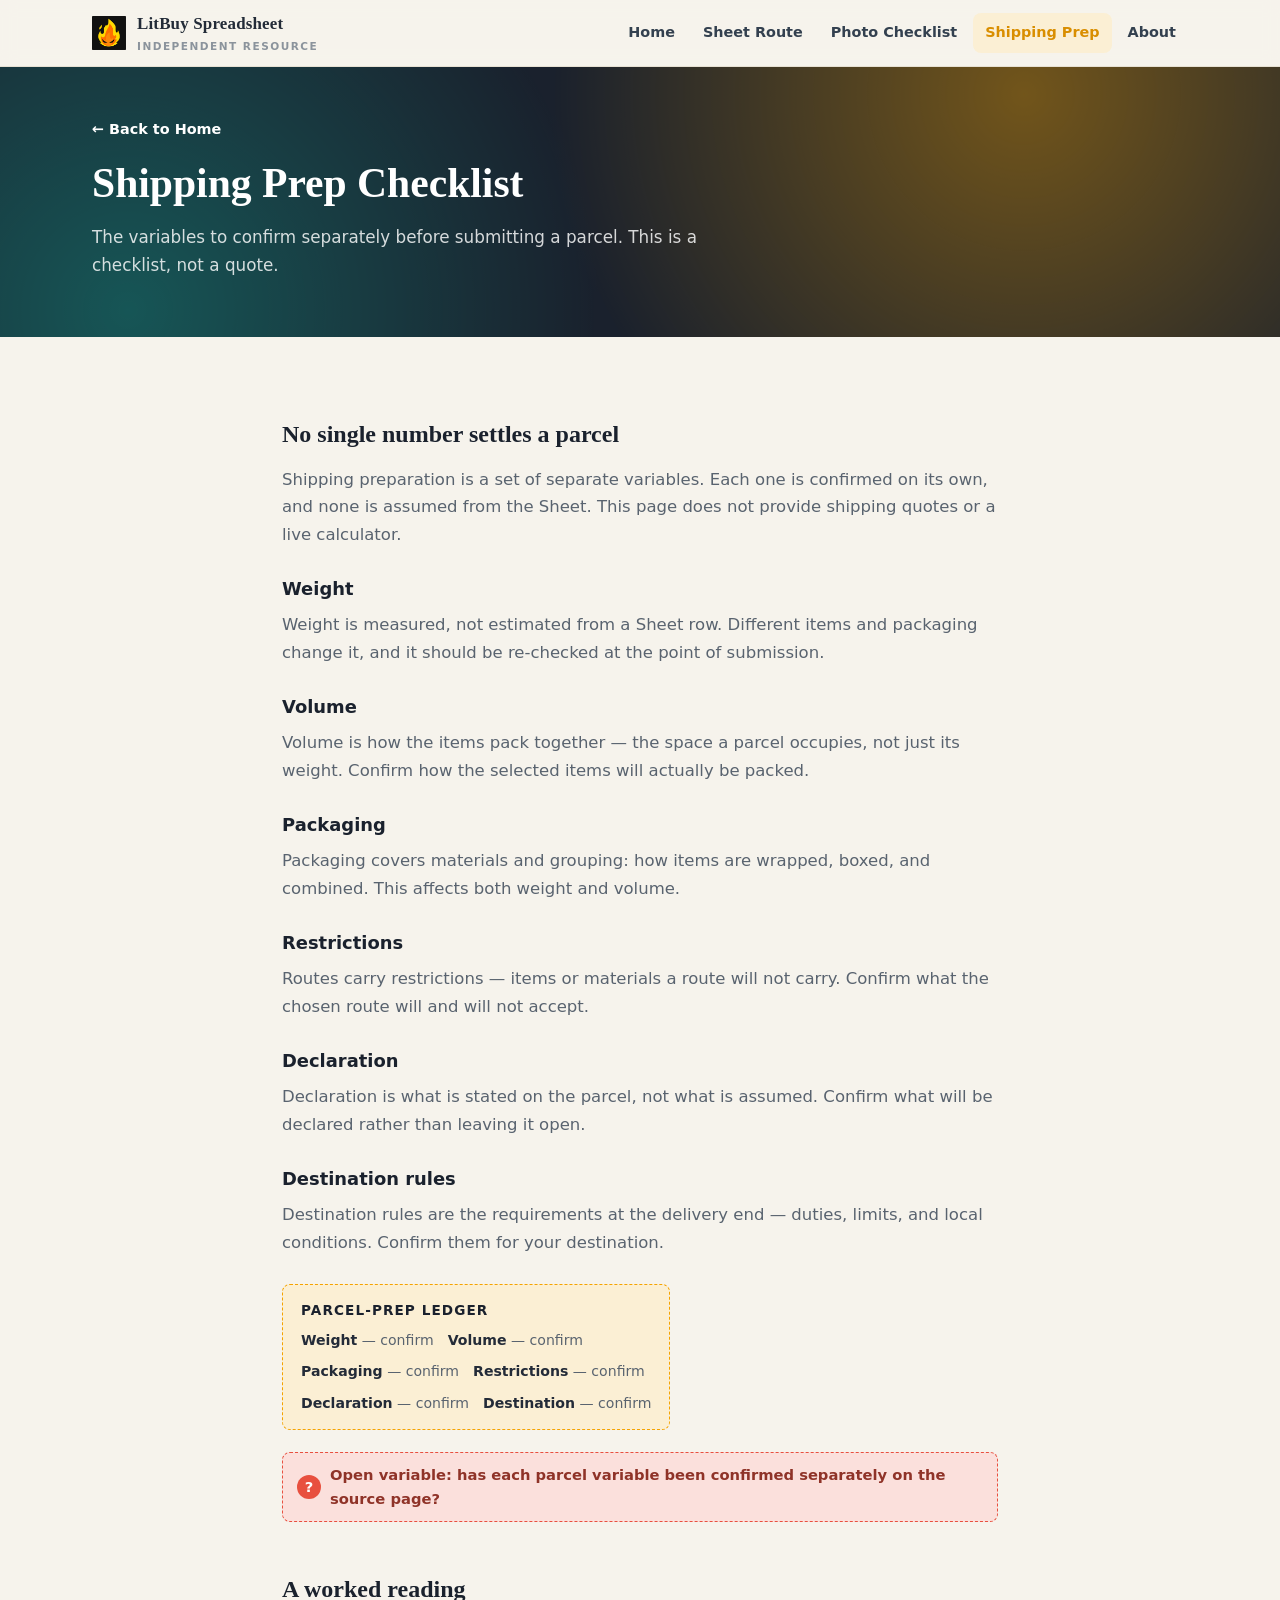
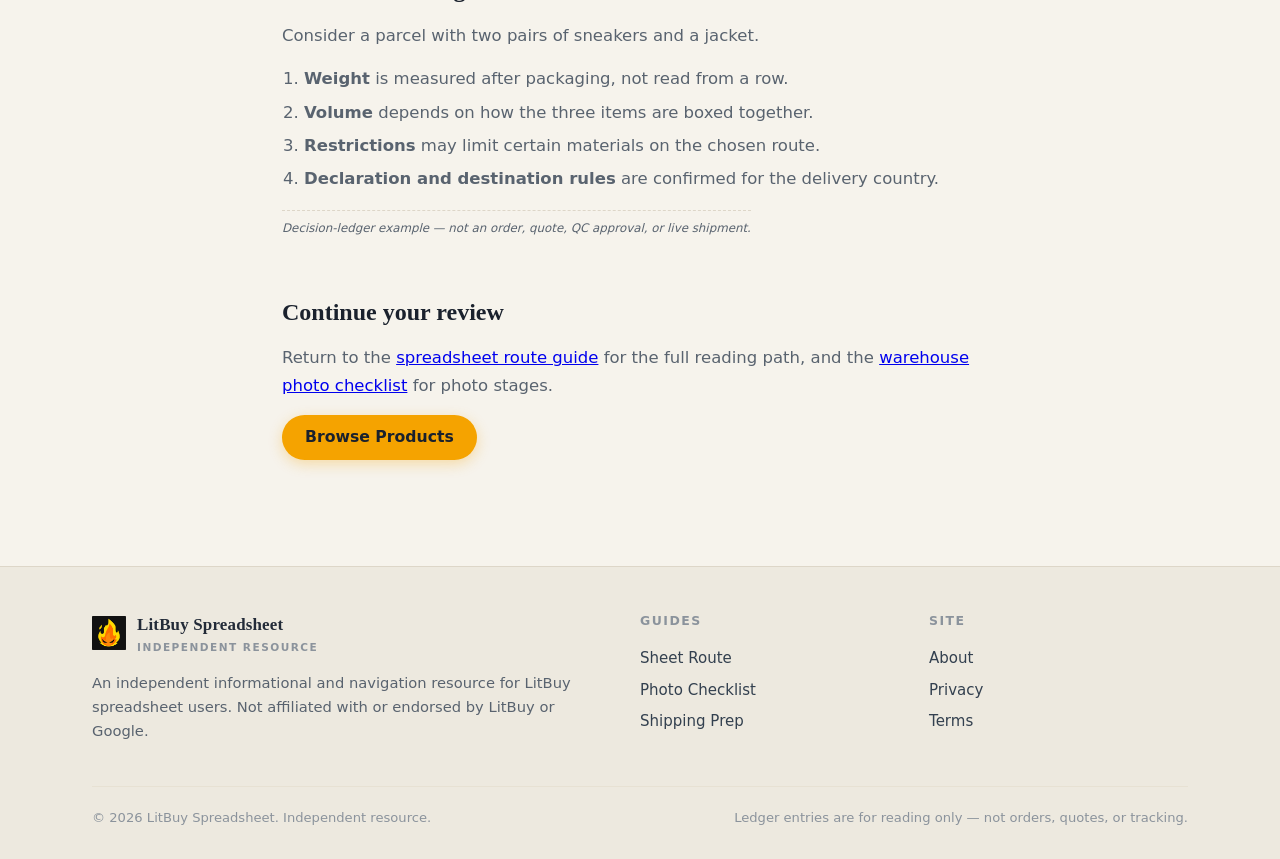
<file: shipping-prep-checklist/index.html>
<!DOCTYPE html>
<html lang="en">
<head>
  <meta charset="UTF-8">
  <meta name="viewport" content="width=device-width, initial-scale=1.0">
  <title>Shipping Prep Checklist | LitBuy Spreadsheet</title>
  <meta name="description" content="The parcel variables to confirm separately before submitting a LitBuy parcel — weight, volume, packaging, restrictions, declaration, and destination rules, with no quotes.">
  <link rel="canonical" href="https://repglide.github.io/litbuy-spreadsheet/shipping-prep-checklist/">
  <link rel="icon" type="image/png" href="../assets/images/favicon.png">
  <link rel="stylesheet" href="../assets/css/styles.css">

  <meta property="og:type" content="article">
  <meta property="og:url" content="https://repglide.github.io/litbuy-spreadsheet/shipping-prep-checklist/">
  <meta property="og:title" content="Shipping Prep Checklist | LitBuy Spreadsheet">
  <meta property="og:description" content="The parcel variables to confirm separately before submitting a LitBuy parcel — weight, volume, packaging, restrictions, declaration, and destination rules, with no quotes.">
  <meta name="twitter:card" content="summary">

  <script type="application/ld+json">
  {
    "@context": "https://schema.org",
    "@graph": [
      {
        "@type": "WebSite",
        "@id": "https://repglide.github.io/litbuy-spreadsheet/#website",
        "url": "https://repglide.github.io/litbuy-spreadsheet/",
        "name": "LitBuy Spreadsheet & Parcel Decision Guide"
      },
      {
        "@type": "BreadcrumbList",
        "itemListElement": [
          { "@type": "ListItem", "position": 1, "name": "Home", "item": "https://repglide.github.io/litbuy-spreadsheet/" },
          { "@type": "ListItem", "position": 2, "name": "Shipping Prep Checklist", "item": "https://repglide.github.io/litbuy-spreadsheet/shipping-prep-checklist/" }
        ]
      },
      {
        "@type": "Article",
        "@id": "https://repglide.github.io/litbuy-spreadsheet/shipping-prep-checklist/#article",
        "headline": "Shipping Prep Checklist",
        "description": "The parcel variables to confirm separately before submitting a LitBuy parcel — weight, volume, packaging, restrictions, declaration, and destination rules, with no quotes.",
        "isPartOf": { "@id": "https://repglide.github.io/litbuy-spreadsheet/#website" }
      }
    ]
  }
  </script>
</head>
<body>
  <a href="#main-content" class="skip-link">Skip to main content</a>

  <header class="site-header">
    <div class="container header-inner">
      <a href="../index.html" class="brand" aria-label="LitBuy Spreadsheet Home">
        <img src="../assets/images/logo.png" alt="LitBuy Spreadsheet logo" width="34" height="34">
        <span class="brand-name">LitBuy Spreadsheet<small>Independent Resource</small></span>
      </a>
      <button class="mobile-nav-toggle" aria-expanded="false" aria-label="Toggle navigation menu">
        <svg viewBox="0 0 24 24" fill="none" stroke="currentColor" stroke-width="2" width="22" height="22"><line x1="3" y1="6" x2="21" y2="6"></line><line x1="3" y1="12" x2="21" y2="12"></line><line x1="3" y1="18" x2="21" y2="18"></line></svg>
      </button>
      <nav class="main-nav" aria-label="Primary Navigation">
        <ul>
          <li><a href="../index.html">Home</a></li>
          <li><a href="../spreadsheet-route-guide/">Sheet Route</a></li>
          <li><a href="../warehouse-photo-checklist/">Photo Checklist</a></li>
          <li><a href="../shipping-prep-checklist/" class="active">Shipping Prep</a></li>
          <li><a href="../about/">About</a></li>
        </ul>
      </nav>
    </div>
  </header>

  <main id="main-content">
    <section class="page-hero">
      <div class="container">
        <a class="back-link" href="../index.html" style="color:#fff">← Back to Home</a>
        <h1>Shipping Prep Checklist</h1>
        <p>The variables to confirm separately before submitting a parcel. This is a checklist, not a quote.</p>
      </div>
    </section>

    <div class="article-body">
      <h2>No single number settles a parcel</h2>
      <p>Shipping preparation is a set of separate variables. Each one is confirmed on its own, and none is assumed from the Sheet. This page does not provide shipping quotes or a live calculator.</p>

      <h3>Weight</h3>
      <p>Weight is measured, not estimated from a Sheet row. Different items and packaging change it, and it should be re-checked at the point of submission.</p>

      <h3>Volume</h3>
      <p>Volume is how the items pack together — the space a parcel occupies, not just its weight. Confirm how the selected items will actually be packed.</p>

      <h3>Packaging</h3>
      <p>Packaging covers materials and grouping: how items are wrapped, boxed, and combined. This affects both weight and volume.</p>

      <h3>Restrictions</h3>
      <p>Routes carry restrictions — items or materials a route will not carry. Confirm what the chosen route will and will not accept.</p>

      <h3>Declaration</h3>
      <p>Declaration is what is stated on the parcel, not what is assumed. Confirm what will be declared rather than leaving it open.</p>

      <h3>Destination rules</h3>
      <p>Destination rules are the requirements at the delivery end — duties, limits, and local conditions. Confirm them for your destination.</p>

      <div class="parcel-label">
        <span class="pl-title">Parcel-prep ledger</span>
        <div class="pl-row"><span><b>Weight</b> — confirm</span><span><b>Volume</b> — confirm</span></div>
        <div class="pl-row"><span><b>Packaging</b> — confirm</span><span><b>Restrictions</b> — confirm</span></div>
        <div class="pl-row"><span><b>Declaration</b> — confirm</span><span><b>Destination</b> — confirm</span></div>
      </div>

      <div class="open-variable"><span class="ov">?</span>Open variable: has each parcel variable been confirmed separately on the source page?</div>

      <h2>A worked reading</h2>
      <p>Consider a parcel with two pairs of sneakers and a jacket.</p>
      <ol>
        <li><strong>Weight</strong> is measured after packaging, not read from a row.</li>
        <li><strong>Volume</strong> depends on how the three items are boxed together.</li>
        <li><strong>Restrictions</strong> may limit certain materials on the chosen route.</li>
        <li><strong>Declaration and destination rules</strong> are confirmed for the delivery country.</li>
      </ol>
      <p class="example-flag">Decision-ledger example — not an order, quote, QC approval, or live shipment.</p>

      <h2>Continue your review</h2>
      <p>Return to the <a href="../spreadsheet-route-guide/">spreadsheet route guide</a> for the full reading path, and the <a href="../warehouse-photo-checklist/">warehouse photo checklist</a> for photo stages.</p>
      <p><a href="https://repglide.com/?agent=litbuy" class="btn btn-primary" target="_blank" rel="nofollow noopener">Browse Products</a></p>
    </div>
  </main>

  <footer class="site-footer">
    <div class="container">
      <div class="footer-grid">
        <div class="footer-brand">
          <a href="../index.html" class="brand" aria-label="LitBuy Spreadsheet Home">
            <img src="../assets/images/logo.png" alt="LitBuy Spreadsheet logo" width="30" height="30">
            <span class="brand-name">LitBuy Spreadsheet<small>Independent Resource</small></span>
          </a>
          <p>An independent informational and navigation resource for LitBuy spreadsheet users. Not affiliated with or endorsed by LitBuy or Google.</p>
        </div>
        <div class="footer-col">
          <h4>Guides</h4>
          <ul>
            <li><a href="../spreadsheet-route-guide/">Sheet Route</a></li>
            <li><a href="../warehouse-photo-checklist/">Photo Checklist</a></li>
            <li><a href="../shipping-prep-checklist/">Shipping Prep</a></li>
          </ul>
        </div>
        <div class="footer-col">
          <h4>Site</h4>
          <ul>
            <li><a href="../about/">About</a></li>
            <li><a href="../privacy/">Privacy</a></li>
            <li><a href="../terms/">Terms</a></li>
          </ul>
        </div>
      </div>
      <div class="footer-bottom">
        <span>&copy; <span id="year">2026</span> LitBuy Spreadsheet. Independent resource.</span>
        <span>Ledger entries are for reading only — not orders, quotes, or tracking.</span>
      </div>
    </div>
  </footer>

  <script src="../assets/js/main.js"></script>
</body>
</html>
</file>
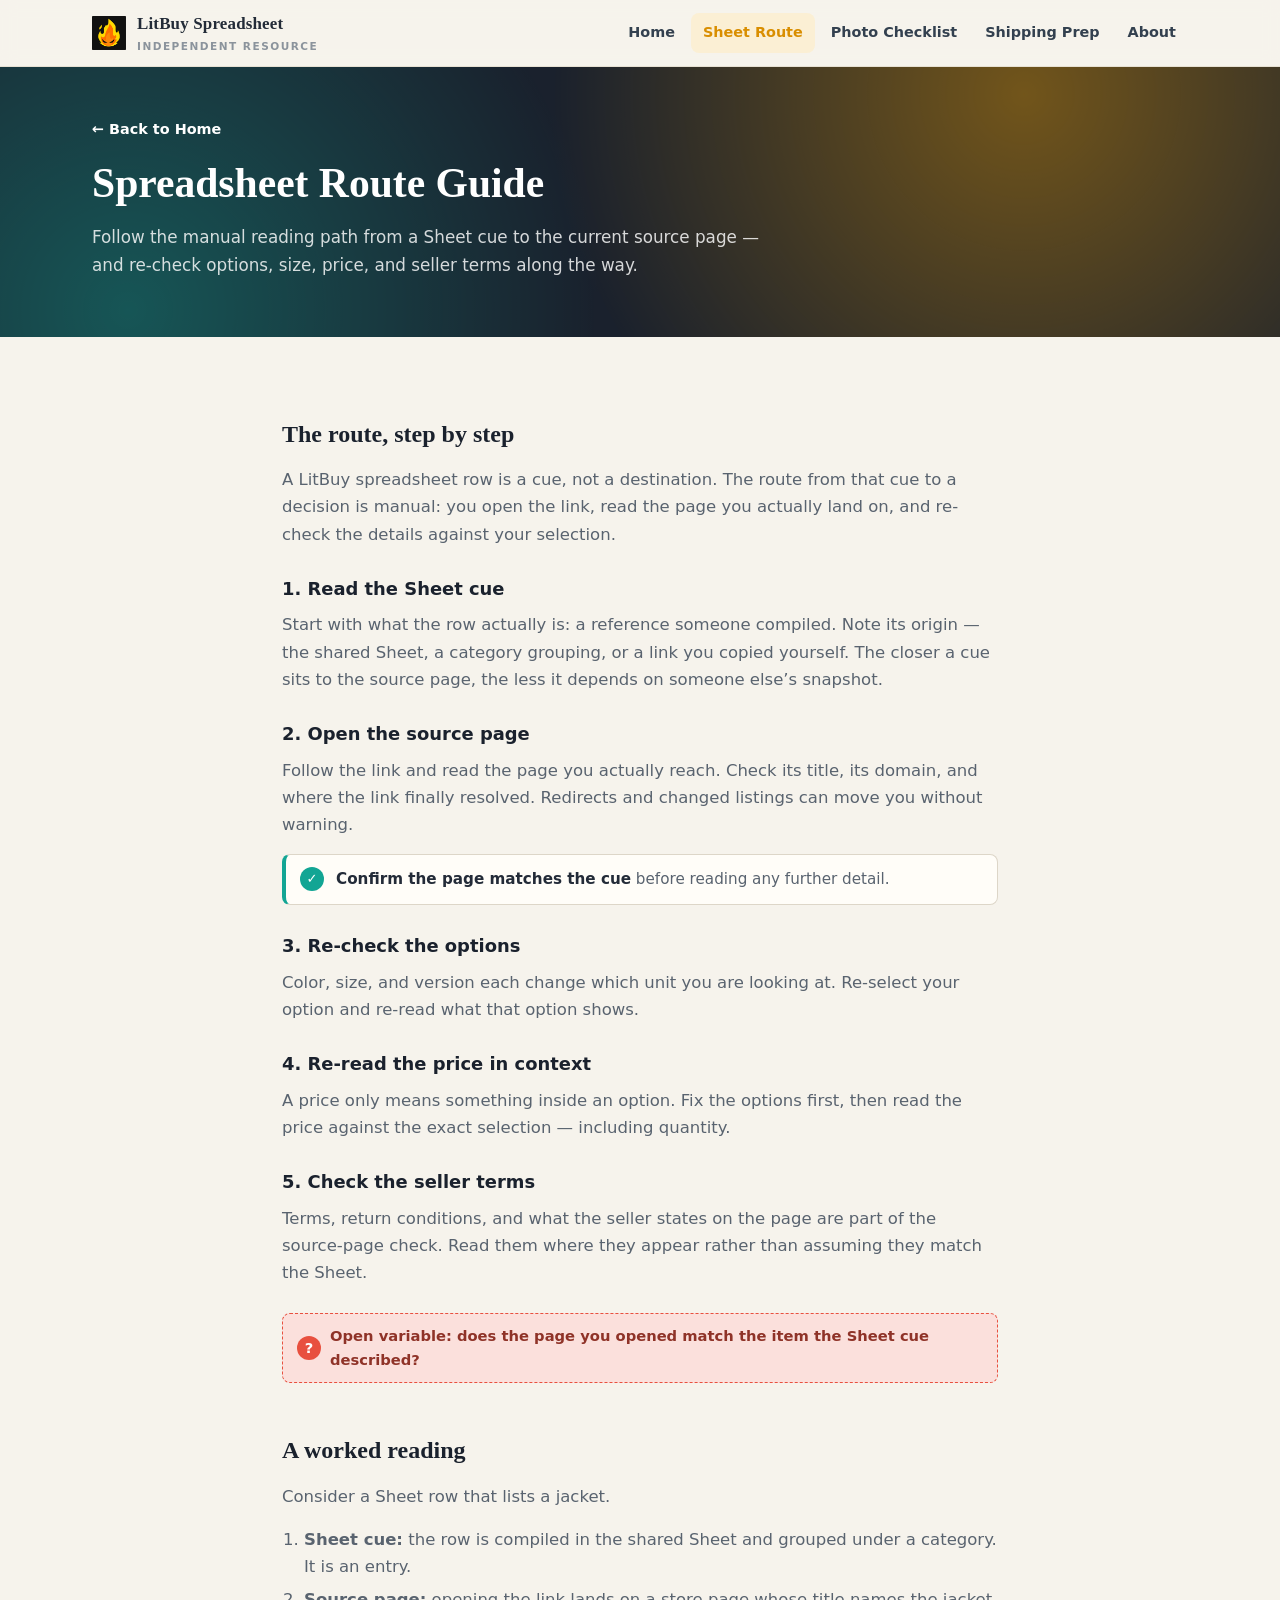
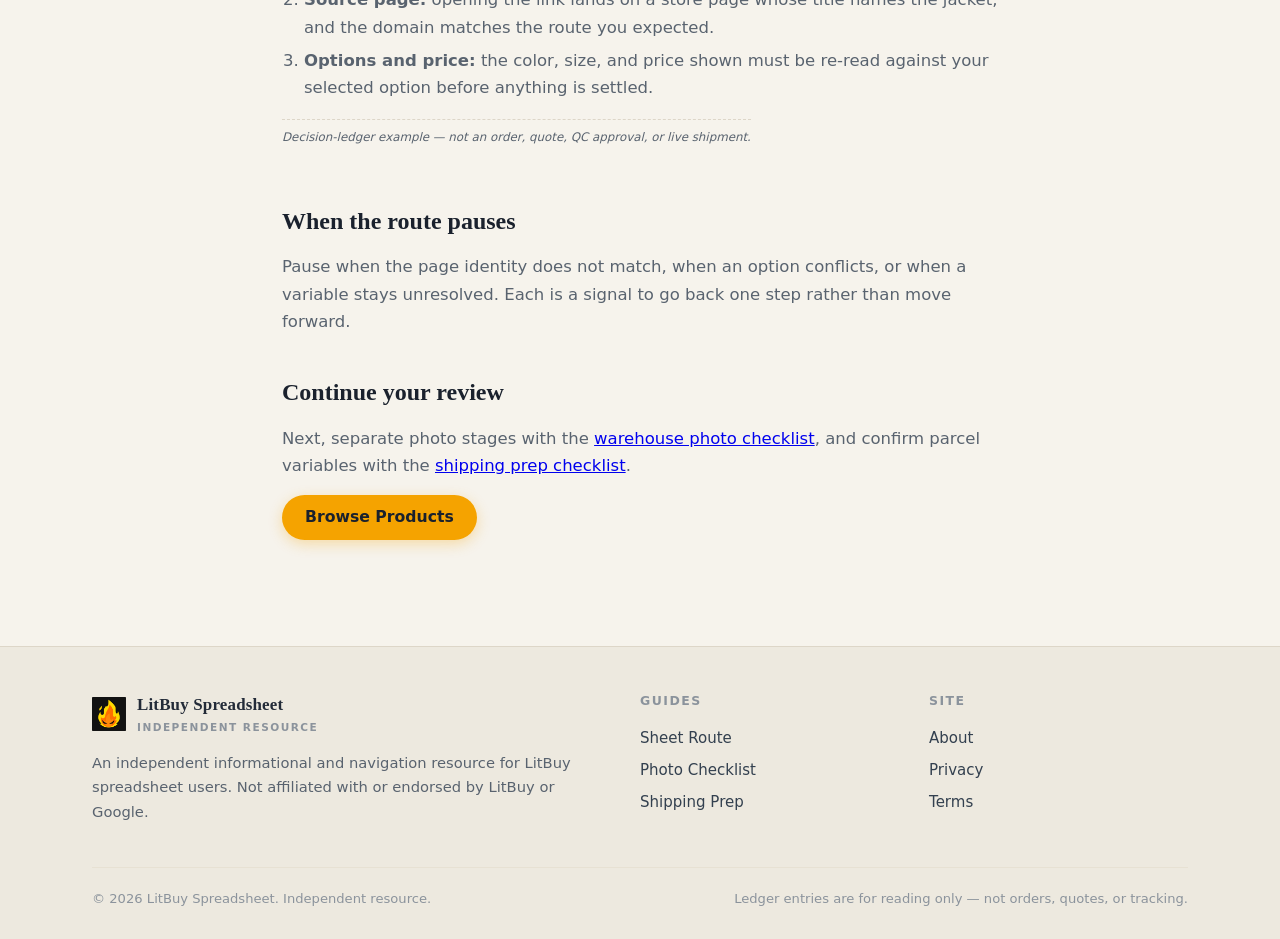
<file: spreadsheet-route-guide/index.html>
<!DOCTYPE html>
<html lang="en">
<head>
  <meta charset="UTF-8">
  <meta name="viewport" content="width=device-width, initial-scale=1.0">
  <title>Spreadsheet Route Guide | LitBuy Spreadsheet</title>
  <meta name="description" content="The manual reading path from a LitBuy Sheet cue to the current source page, re-checking options, size, price context, and seller terms.">
  <link rel="canonical" href="https://repglide.github.io/litbuy-spreadsheet/spreadsheet-route-guide/">
  <link rel="icon" type="image/png" href="../assets/images/favicon.png">
  <link rel="stylesheet" href="../assets/css/styles.css">

  <meta property="og:type" content="article">
  <meta property="og:url" content="https://repglide.github.io/litbuy-spreadsheet/spreadsheet-route-guide/">
  <meta property="og:title" content="Spreadsheet Route Guide | LitBuy Spreadsheet">
  <meta property="og:description" content="The manual reading path from a LitBuy Sheet cue to the current source page, re-checking options, size, price context, and seller terms.">
  <meta name="twitter:card" content="summary">

  <script type="application/ld+json">
  {
    "@context": "https://schema.org",
    "@graph": [
      {
        "@type": "WebSite",
        "@id": "https://repglide.github.io/litbuy-spreadsheet/#website",
        "url": "https://repglide.github.io/litbuy-spreadsheet/",
        "name": "LitBuy Spreadsheet & Parcel Decision Guide"
      },
      {
        "@type": "BreadcrumbList",
        "itemListElement": [
          { "@type": "ListItem", "position": 1, "name": "Home", "item": "https://repglide.github.io/litbuy-spreadsheet/" },
          { "@type": "ListItem", "position": 2, "name": "Spreadsheet Route Guide", "item": "https://repglide.github.io/litbuy-spreadsheet/spreadsheet-route-guide/" }
        ]
      },
      {
        "@type": "Article",
        "@id": "https://repglide.github.io/litbuy-spreadsheet/spreadsheet-route-guide/#article",
        "headline": "Spreadsheet Route Guide",
        "description": "The manual reading path from a LitBuy Sheet cue to the current source page, re-checking options, size, price context, and seller terms.",
        "isPartOf": { "@id": "https://repglide.github.io/litbuy-spreadsheet/#website" }
      }
    ]
  }
  </script>
</head>
<body>
  <a href="#main-content" class="skip-link">Skip to main content</a>

  <header class="site-header">
    <div class="container header-inner">
      <a href="../index.html" class="brand" aria-label="LitBuy Spreadsheet Home">
        <img src="../assets/images/logo.png" alt="LitBuy Spreadsheet logo" width="34" height="34">
        <span class="brand-name">LitBuy Spreadsheet<small>Independent Resource</small></span>
      </a>
      <button class="mobile-nav-toggle" aria-expanded="false" aria-label="Toggle navigation menu">
        <svg viewBox="0 0 24 24" fill="none" stroke="currentColor" stroke-width="2" width="22" height="22"><line x1="3" y1="6" x2="21" y2="6"></line><line x1="3" y1="12" x2="21" y2="12"></line><line x1="3" y1="18" x2="21" y2="18"></line></svg>
      </button>
      <nav class="main-nav" aria-label="Primary Navigation">
        <ul>
          <li><a href="../index.html">Home</a></li>
          <li><a href="../spreadsheet-route-guide/" class="active">Sheet Route</a></li>
          <li><a href="../warehouse-photo-checklist/">Photo Checklist</a></li>
          <li><a href="../shipping-prep-checklist/">Shipping Prep</a></li>
          <li><a href="../about/">About</a></li>
        </ul>
      </nav>
    </div>
  </header>

  <main id="main-content">
    <section class="page-hero">
      <div class="container">
        <a class="back-link" href="../index.html" style="color:#fff">← Back to Home</a>
        <h1>Spreadsheet Route Guide</h1>
        <p>Follow the manual reading path from a Sheet cue to the current source page — and re-check options, size, price, and seller terms along the way.</p>
      </div>
    </section>

    <div class="article-body">
      <h2>The route, step by step</h2>
      <p>A LitBuy spreadsheet row is a cue, not a destination. The route from that cue to a decision is manual: you open the link, read the page you actually land on, and re-check the details against your selection.</p>

      <h3>1. Read the Sheet cue</h3>
      <p>Start with what the row actually is: a reference someone compiled. Note its origin — the shared Sheet, a category grouping, or a link you copied yourself. The closer a cue sits to the source page, the less it depends on someone else&rsquo;s snapshot.</p>

      <h3>2. Open the source page</h3>
      <p>Follow the link and read the page you actually reach. Check its title, its domain, and where the link finally resolved. Redirects and changed listings can move you without warning.</p>
      <div class="check-margin"><span class="cm">✓</span><span><strong>Confirm the page matches the cue</strong> before reading any further detail.</span></div>

      <h3>3. Re-check the options</h3>
      <p>Color, size, and version each change which unit you are looking at. Re-select your option and re-read what that option shows.</p>

      <h3>4. Re-read the price in context</h3>
      <p>A price only means something inside an option. Fix the options first, then read the price against the exact selection — including quantity.</p>

      <h3>5. Check the seller terms</h3>
      <p>Terms, return conditions, and what the seller states on the page are part of the source-page check. Read them where they appear rather than assuming they match the Sheet.</p>

      <div class="open-variable"><span class="ov">?</span>Open variable: does the page you opened match the item the Sheet cue described?</div>

      <h2>A worked reading</h2>
      <p>Consider a Sheet row that lists a jacket.</p>
      <ol>
        <li><strong>Sheet cue:</strong> the row is compiled in the shared Sheet and grouped under a category. It is an entry.</li>
        <li><strong>Source page:</strong> opening the link lands on a store page whose title names the jacket, and the domain matches the route you expected.</li>
        <li><strong>Options and price:</strong> the color, size, and price shown must be re-read against your selected option before anything is settled.</li>
      </ol>
      <p class="example-flag">Decision-ledger example — not an order, quote, QC approval, or live shipment.</p>

      <h2>When the route pauses</h2>
      <p>Pause when the page identity does not match, when an option conflicts, or when a variable stays unresolved. Each is a signal to go back one step rather than move forward.</p>

      <h2>Continue your review</h2>
      <p>Next, separate photo stages with the <a href="../warehouse-photo-checklist/">warehouse photo checklist</a>, and confirm parcel variables with the <a href="../shipping-prep-checklist/">shipping prep checklist</a>.</p>
      <p><a href="https://repglide.com/?agent=litbuy" class="btn btn-primary" target="_blank" rel="nofollow noopener">Browse Products</a></p>
    </div>
  </main>

  <footer class="site-footer">
    <div class="container">
      <div class="footer-grid">
        <div class="footer-brand">
          <a href="../index.html" class="brand" aria-label="LitBuy Spreadsheet Home">
            <img src="../assets/images/logo.png" alt="LitBuy Spreadsheet logo" width="30" height="30">
            <span class="brand-name">LitBuy Spreadsheet<small>Independent Resource</small></span>
          </a>
          <p>An independent informational and navigation resource for LitBuy spreadsheet users. Not affiliated with or endorsed by LitBuy or Google.</p>
        </div>
        <div class="footer-col">
          <h4>Guides</h4>
          <ul>
            <li><a href="../spreadsheet-route-guide/">Sheet Route</a></li>
            <li><a href="../warehouse-photo-checklist/">Photo Checklist</a></li>
            <li><a href="../shipping-prep-checklist/">Shipping Prep</a></li>
          </ul>
        </div>
        <div class="footer-col">
          <h4>Site</h4>
          <ul>
            <li><a href="../about/">About</a></li>
            <li><a href="../privacy/">Privacy</a></li>
            <li><a href="../terms/">Terms</a></li>
          </ul>
        </div>
      </div>
      <div class="footer-bottom">
        <span>&copy; <span id="year">2026</span> LitBuy Spreadsheet. Independent resource.</span>
        <span>Ledger entries are for reading only — not orders, quotes, or tracking.</span>
      </div>
    </div>
  </footer>

  <script src="../assets/js/main.js"></script>
</body>
</html>
</file>
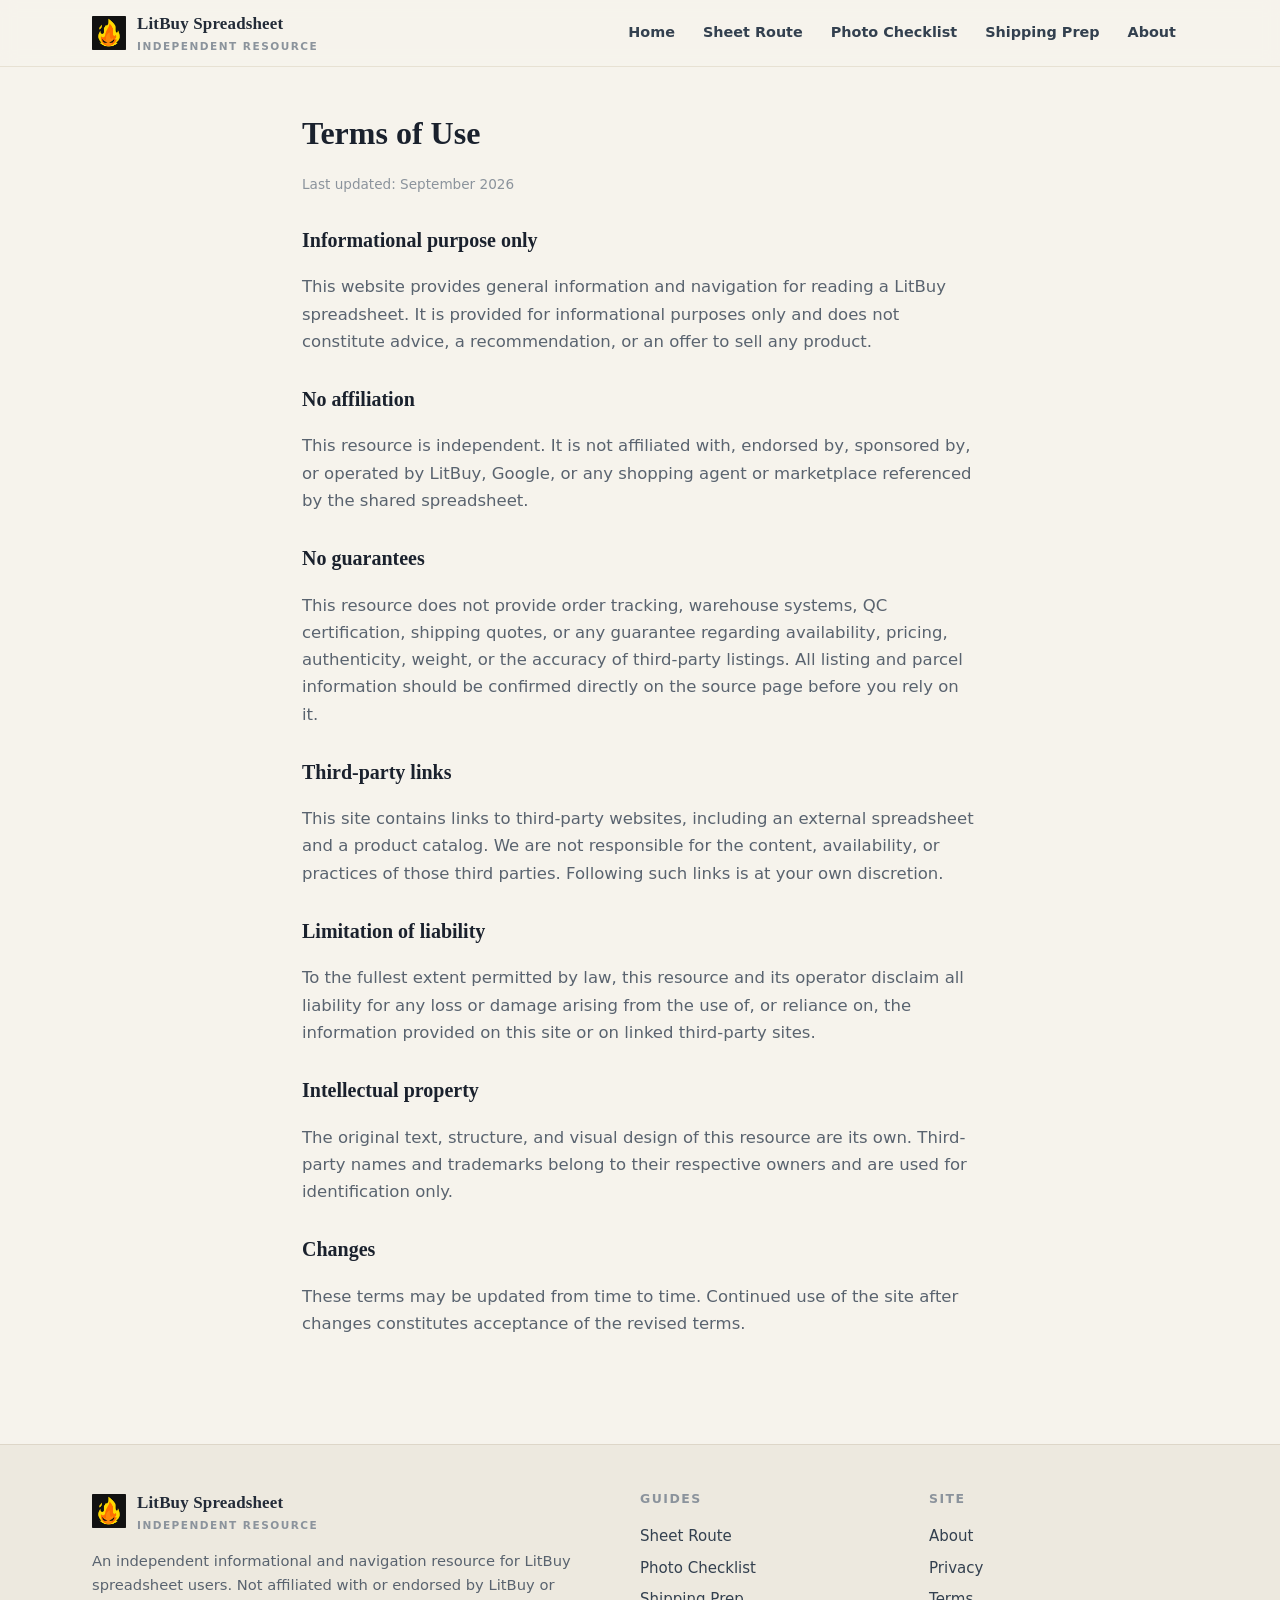
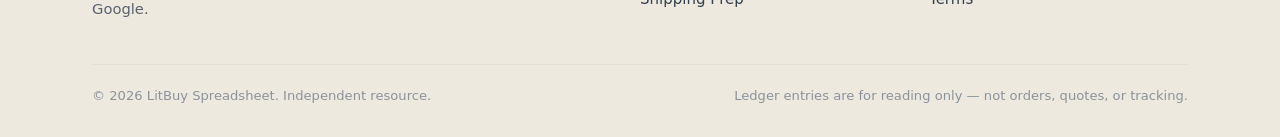
<file: terms/index.html>
<!DOCTYPE html>
<html lang="en">
<head>
  <meta charset="UTF-8">
  <meta name="viewport" content="width=device-width, initial-scale=1.0">
  <title>Terms of Use | LitBuy Spreadsheet</title>
  <meta name="description" content="Terms of use for the LitBuy Spreadsheet independent resource.">
  <link rel="canonical" href="https://repglide.github.io/litbuy-spreadsheet/terms/">
  <link rel="icon" type="image/png" href="../assets/images/favicon.png">
  <link rel="stylesheet" href="../assets/css/styles.css">
  <meta name="robots" content="index, follow">
</head>
<body>
  <a href="#main-content" class="skip-link">Skip to main content</a>

  <header class="site-header">
    <div class="container header-inner">
      <a href="../index.html" class="brand" aria-label="LitBuy Spreadsheet Home">
        <img src="../assets/images/logo.png" alt="LitBuy Spreadsheet logo" width="34" height="34">
        <span class="brand-name">LitBuy Spreadsheet<small>Independent Resource</small></span>
      </a>
      <button class="mobile-nav-toggle" aria-expanded="false" aria-label="Toggle navigation menu">
        <svg viewBox="0 0 24 24" fill="none" stroke="currentColor" stroke-width="2" width="22" height="22"><line x1="3" y1="6" x2="21" y2="6"></line><line x1="3" y1="12" x2="21" y2="12"></line><line x1="3" y1="18" x2="21" y2="18"></line></svg>
      </button>
      <nav class="main-nav" aria-label="Primary Navigation">
        <ul>
          <li><a href="../index.html">Home</a></li>
          <li><a href="../spreadsheet-route-guide/">Sheet Route</a></li>
          <li><a href="../warehouse-photo-checklist/">Photo Checklist</a></li>
          <li><a href="../shipping-prep-checklist/">Shipping Prep</a></li>
          <li><a href="../about/">About</a></li>
        </ul>
      </nav>
    </div>
  </header>

  <main id="main-content">
    <div class="legal-body">
      <h1>Terms of Use</h1>
      <p class="legal-date">Last updated: September 2026</p>

      <h2>Informational purpose only</h2>
      <p>This website provides general information and navigation for reading a LitBuy spreadsheet. It is provided for informational purposes only and does not constitute advice, a recommendation, or an offer to sell any product.</p>

      <h2>No affiliation</h2>
      <p>This resource is independent. It is not affiliated with, endorsed by, sponsored by, or operated by LitBuy, Google, or any shopping agent or marketplace referenced by the shared spreadsheet.</p>

      <h2>No guarantees</h2>
      <p>This resource does not provide order tracking, warehouse systems, QC certification, shipping quotes, or any guarantee regarding availability, pricing, authenticity, weight, or the accuracy of third-party listings. All listing and parcel information should be confirmed directly on the source page before you rely on it.</p>

      <h2>Third-party links</h2>
      <p>This site contains links to third-party websites, including an external spreadsheet and a product catalog. We are not responsible for the content, availability, or practices of those third parties. Following such links is at your own discretion.</p>

      <h2>Limitation of liability</h2>
      <p>To the fullest extent permitted by law, this resource and its operator disclaim all liability for any loss or damage arising from the use of, or reliance on, the information provided on this site or on linked third-party sites.</p>

      <h2>Intellectual property</h2>
      <p>The original text, structure, and visual design of this resource are its own. Third-party names and trademarks belong to their respective owners and are used for identification only.</p>

      <h2>Changes</h2>
      <p>These terms may be updated from time to time. Continued use of the site after changes constitutes acceptance of the revised terms.</p>
    </div>
  </main>

  <footer class="site-footer">
    <div class="container">
      <div class="footer-grid">
        <div class="footer-brand">
          <a href="../index.html" class="brand" aria-label="LitBuy Spreadsheet Home">
            <img src="../assets/images/logo.png" alt="LitBuy Spreadsheet logo" width="30" height="30">
            <span class="brand-name">LitBuy Spreadsheet<small>Independent Resource</small></span>
          </a>
          <p>An independent informational and navigation resource for LitBuy spreadsheet users. Not affiliated with or endorsed by LitBuy or Google.</p>
        </div>
        <div class="footer-col">
          <h4>Guides</h4>
          <ul>
            <li><a href="../spreadsheet-route-guide/">Sheet Route</a></li>
            <li><a href="../warehouse-photo-checklist/">Photo Checklist</a></li>
            <li><a href="../shipping-prep-checklist/">Shipping Prep</a></li>
          </ul>
        </div>
        <div class="footer-col">
          <h4>Site</h4>
          <ul>
            <li><a href="../about/">About</a></li>
            <li><a href="../privacy/">Privacy</a></li>
            <li><a href="../terms/">Terms</a></li>
          </ul>
        </div>
      </div>
      <div class="footer-bottom">
        <span>&copy; <span id="year">2026</span> LitBuy Spreadsheet. Independent resource.</span>
        <span>Ledger entries are for reading only — not orders, quotes, or tracking.</span>
      </div>
    </div>
  </footer>

  <script src="../assets/js/main.js"></script>
</body>
</html>
</file>
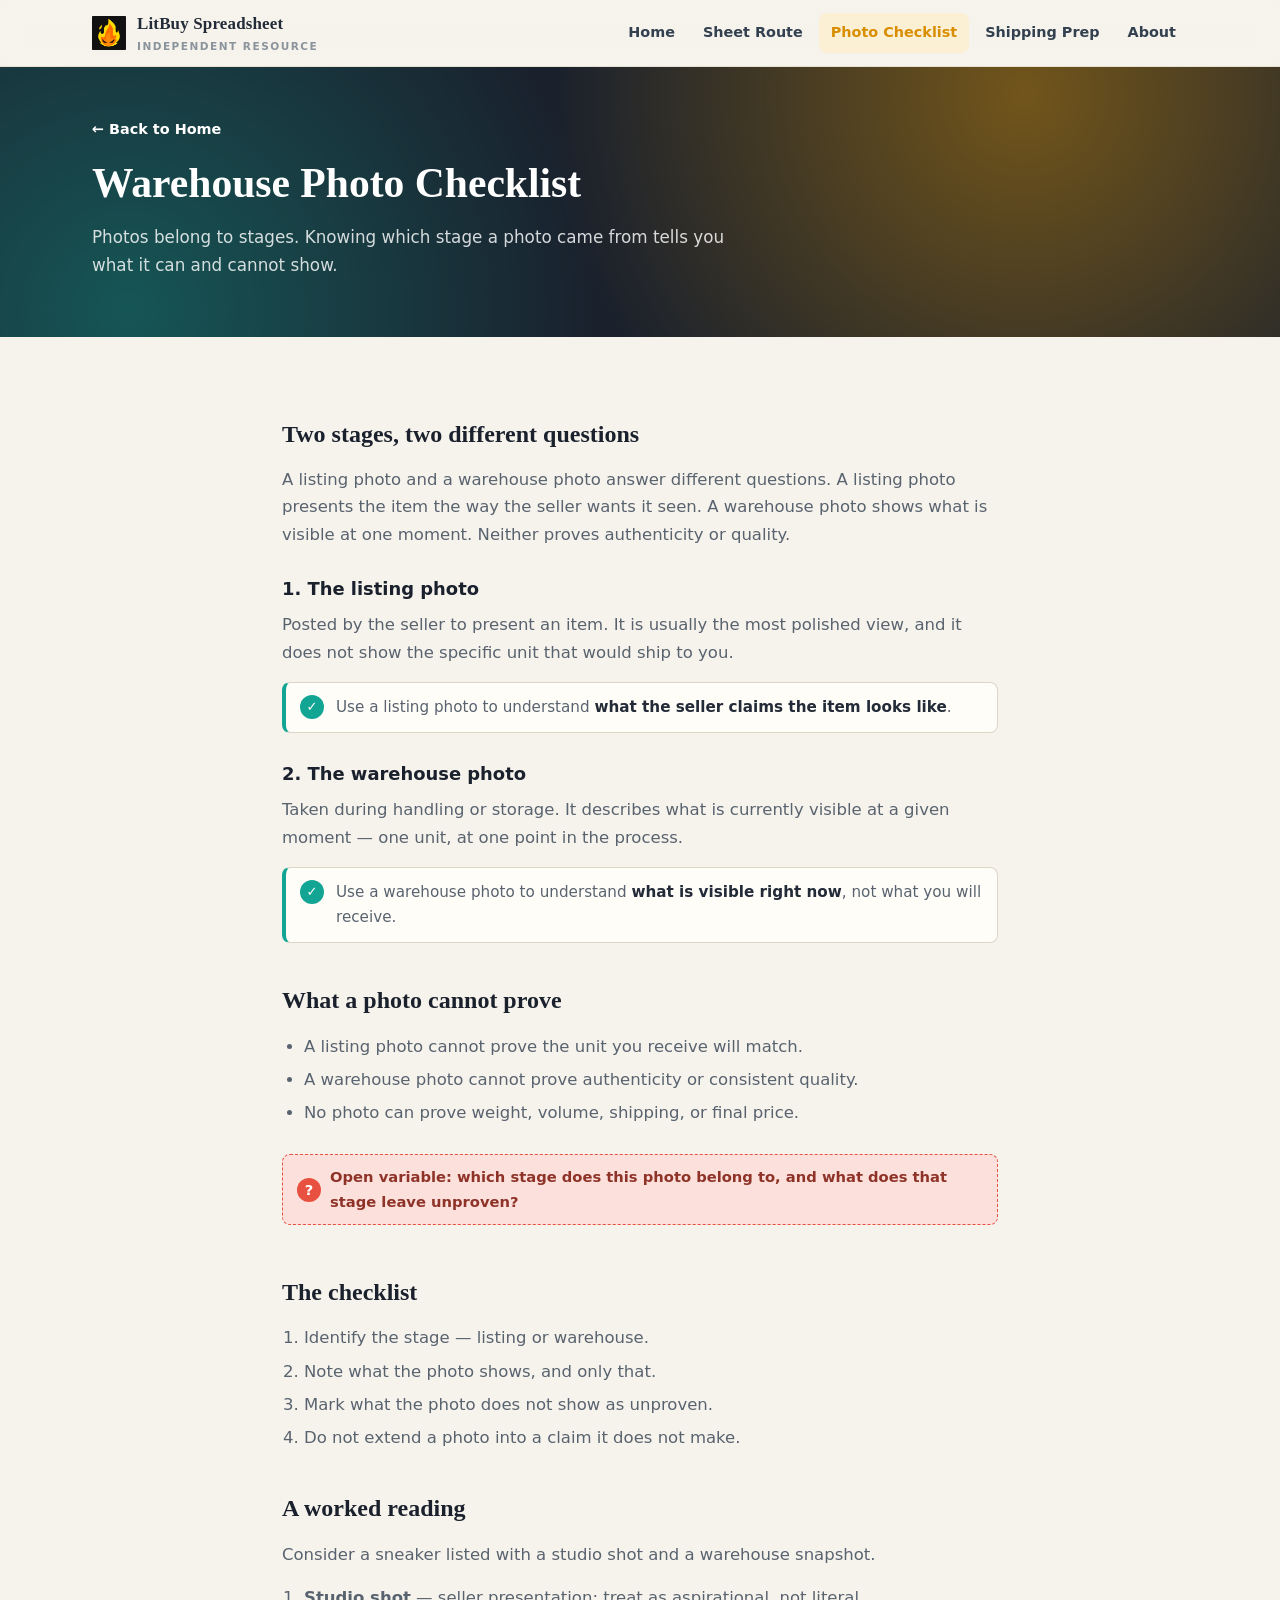
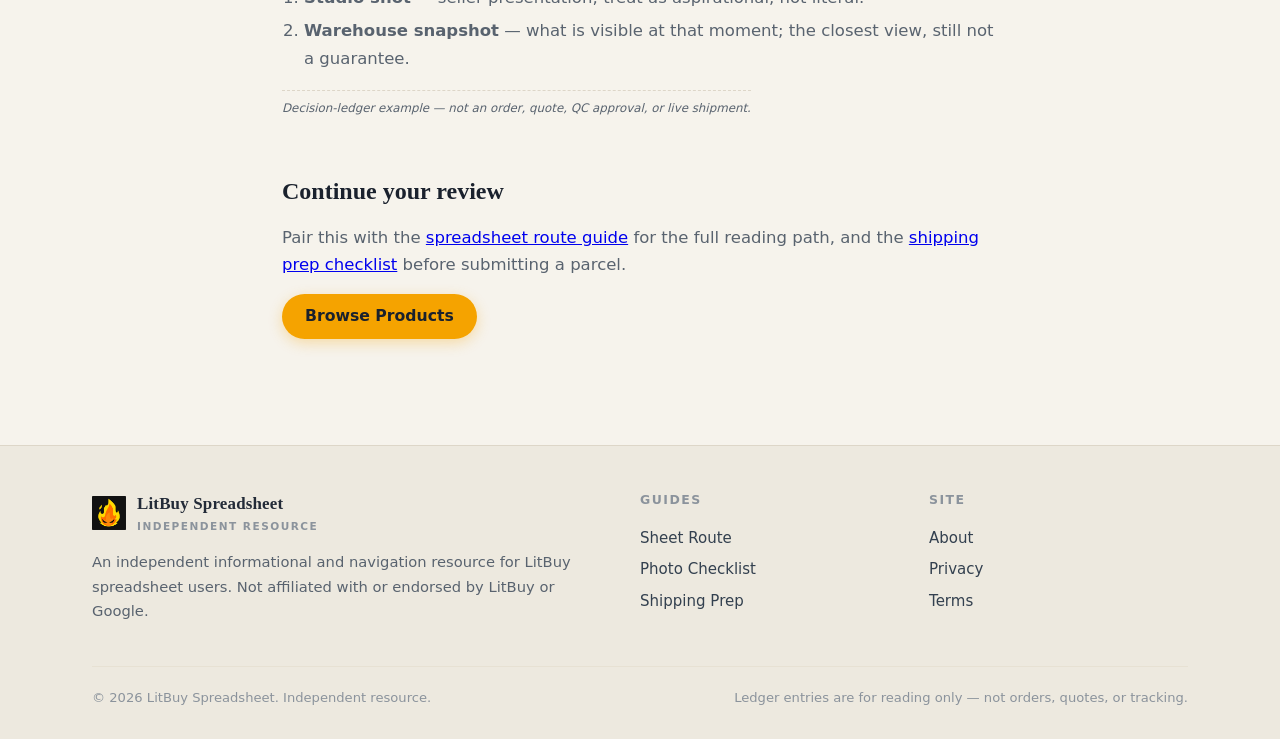
<file: warehouse-photo-checklist/index.html>
<!DOCTYPE html>
<html lang="en">
<head>
  <meta charset="UTF-8">
  <meta name="viewport" content="width=device-width, initial-scale=1.0">
  <title>Warehouse Photo Checklist | LitBuy Spreadsheet</title>
  <meta name="description" content="The stage difference between listing photos and warehouse photos, and what each photo cannot prove when reviewing a LitBuy spreadsheet listing.">
  <link rel="canonical" href="https://repglide.github.io/litbuy-spreadsheet/warehouse-photo-checklist/">
  <link rel="icon" type="image/png" href="../assets/images/favicon.png">
  <link rel="stylesheet" href="../assets/css/styles.css">

  <meta property="og:type" content="article">
  <meta property="og:url" content="https://repglide.github.io/litbuy-spreadsheet/warehouse-photo-checklist/">
  <meta property="og:title" content="Warehouse Photo Checklist | LitBuy Spreadsheet">
  <meta property="og:description" content="The stage difference between listing photos and warehouse photos, and what each photo cannot prove when reviewing a LitBuy spreadsheet listing.">
  <meta name="twitter:card" content="summary">

  <script type="application/ld+json">
  {
    "@context": "https://schema.org",
    "@graph": [
      {
        "@type": "WebSite",
        "@id": "https://repglide.github.io/litbuy-spreadsheet/#website",
        "url": "https://repglide.github.io/litbuy-spreadsheet/",
        "name": "LitBuy Spreadsheet & Parcel Decision Guide"
      },
      {
        "@type": "BreadcrumbList",
        "itemListElement": [
          { "@type": "ListItem", "position": 1, "name": "Home", "item": "https://repglide.github.io/litbuy-spreadsheet/" },
          { "@type": "ListItem", "position": 2, "name": "Warehouse Photo Checklist", "item": "https://repglide.github.io/litbuy-spreadsheet/warehouse-photo-checklist/" }
        ]
      },
      {
        "@type": "Article",
        "@id": "https://repglide.github.io/litbuy-spreadsheet/warehouse-photo-checklist/#article",
        "headline": "Warehouse Photo Checklist",
        "description": "The stage difference between listing photos and warehouse photos, and what each photo cannot prove when reviewing a LitBuy spreadsheet listing.",
        "isPartOf": { "@id": "https://repglide.github.io/litbuy-spreadsheet/#website" }
      }
    ]
  }
  </script>
</head>
<body>
  <a href="#main-content" class="skip-link">Skip to main content</a>

  <header class="site-header">
    <div class="container header-inner">
      <a href="../index.html" class="brand" aria-label="LitBuy Spreadsheet Home">
        <img src="../assets/images/logo.png" alt="LitBuy Spreadsheet logo" width="34" height="34">
        <span class="brand-name">LitBuy Spreadsheet<small>Independent Resource</small></span>
      </a>
      <button class="mobile-nav-toggle" aria-expanded="false" aria-label="Toggle navigation menu">
        <svg viewBox="0 0 24 24" fill="none" stroke="currentColor" stroke-width="2" width="22" height="22"><line x1="3" y1="6" x2="21" y2="6"></line><line x1="3" y1="12" x2="21" y2="12"></line><line x1="3" y1="18" x2="21" y2="18"></line></svg>
      </button>
      <nav class="main-nav" aria-label="Primary Navigation">
        <ul>
          <li><a href="../index.html">Home</a></li>
          <li><a href="../spreadsheet-route-guide/">Sheet Route</a></li>
          <li><a href="../warehouse-photo-checklist/" class="active">Photo Checklist</a></li>
          <li><a href="../shipping-prep-checklist/">Shipping Prep</a></li>
          <li><a href="../about/">About</a></li>
        </ul>
      </nav>
    </div>
  </header>

  <main id="main-content">
    <section class="page-hero">
      <div class="container">
        <a class="back-link" href="../index.html" style="color:#fff">← Back to Home</a>
        <h1>Warehouse Photo Checklist</h1>
        <p>Photos belong to stages. Knowing which stage a photo came from tells you what it can and cannot show.</p>
      </div>
    </section>

    <div class="article-body">
      <h2>Two stages, two different questions</h2>
      <p>A listing photo and a warehouse photo answer different questions. A listing photo presents the item the way the seller wants it seen. A warehouse photo shows what is visible at one moment. Neither proves authenticity or quality.</p>

      <h3>1. The listing photo</h3>
      <p>Posted by the seller to present an item. It is usually the most polished view, and it does not show the specific unit that would ship to you.</p>
      <div class="check-margin"><span class="cm">✓</span><span>Use a listing photo to understand <strong>what the seller claims the item looks like</strong>.</span></div>

      <h3>2. The warehouse photo</h3>
      <p>Taken during handling or storage. It describes what is currently visible at a given moment — one unit, at one point in the process.</p>
      <div class="check-margin"><span class="cm">✓</span><span>Use a warehouse photo to understand <strong>what is visible right now</strong>, not what you will receive.</span></div>

      <h2>What a photo cannot prove</h2>
      <ul>
        <li>A listing photo cannot prove the unit you receive will match.</li>
        <li>A warehouse photo cannot prove authenticity or consistent quality.</li>
        <li>No photo can prove weight, volume, shipping, or final price.</li>
      </ul>

      <div class="open-variable"><span class="ov">?</span>Open variable: which stage does this photo belong to, and what does that stage leave unproven?</div>

      <h2>The checklist</h2>
      <ol>
        <li>Identify the stage — listing or warehouse.</li>
        <li>Note what the photo shows, and only that.</li>
        <li>Mark what the photo does not show as unproven.</li>
        <li>Do not extend a photo into a claim it does not make.</li>
      </ol>

      <h2>A worked reading</h2>
      <p>Consider a sneaker listed with a studio shot and a warehouse snapshot.</p>
      <ol>
        <li><strong>Studio shot</strong> — seller presentation; treat as aspirational, not literal.</li>
        <li><strong>Warehouse snapshot</strong> — what is visible at that moment; the closest view, still not a guarantee.</li>
      </ol>
      <p class="example-flag">Decision-ledger example — not an order, quote, QC approval, or live shipment.</p>

      <h2>Continue your review</h2>
      <p>Pair this with the <a href="../spreadsheet-route-guide/">spreadsheet route guide</a> for the full reading path, and the <a href="../shipping-prep-checklist/">shipping prep checklist</a> before submitting a parcel.</p>
      <p><a href="https://repglide.com/?agent=litbuy" class="btn btn-primary" target="_blank" rel="nofollow noopener">Browse Products</a></p>
    </div>
  </main>

  <footer class="site-footer">
    <div class="container">
      <div class="footer-grid">
        <div class="footer-brand">
          <a href="../index.html" class="brand" aria-label="LitBuy Spreadsheet Home">
            <img src="../assets/images/logo.png" alt="LitBuy Spreadsheet logo" width="30" height="30">
            <span class="brand-name">LitBuy Spreadsheet<small>Independent Resource</small></span>
          </a>
          <p>An independent informational and navigation resource for LitBuy spreadsheet users. Not affiliated with or endorsed by LitBuy or Google.</p>
        </div>
        <div class="footer-col">
          <h4>Guides</h4>
          <ul>
            <li><a href="../spreadsheet-route-guide/">Sheet Route</a></li>
            <li><a href="../warehouse-photo-checklist/">Photo Checklist</a></li>
            <li><a href="../shipping-prep-checklist/">Shipping Prep</a></li>
          </ul>
        </div>
        <div class="footer-col">
          <h4>Site</h4>
          <ul>
            <li><a href="../about/">About</a></li>
            <li><a href="../privacy/">Privacy</a></li>
            <li><a href="../terms/">Terms</a></li>
          </ul>
        </div>
      </div>
      <div class="footer-bottom">
        <span>&copy; <span id="year">2026</span> LitBuy Spreadsheet. Independent resource.</span>
        <span>Ledger entries are for reading only — not orders, quotes, or tracking.</span>
      </div>
    </div>
  </footer>

  <script src="../assets/js/main.js"></script>
</body>
</html>
</file>
<file: assets/css/styles.css>
/* ==========================================================================
   LitBuy Spreadsheet — Luminous Parcel Ledger theme
   Warm grey-white paper · deep charcoal-ink · bright amber · teal / coral / sky
   ========================================================================== */

:root {
  /* palette */
  --paper:        #F6F3EC;
  --paper-2:      #EDE9DF;
  --paper-3:      #E4DFD2;
  --white:        #FFFDF8;
  --ink:          #232B38;
  --ink-2:        #1A212D;
  --ink-3:        #33404F;
  --ink-soft:     #59636F;
  --ink-faint:    #8B939C;
  --amber:        #F5A300;
  --amber-dark:   #D98E00;
  --amber-soft:   #FBEFD4;
  --teal:         #12A594;
  --teal-dark:    #0C8277;
  --teal-soft:    #DDF2EE;
  --coral:        #E8503F;
  --coral-soft:   #FBE0DC;
  --sky:          #4E9FDD;
  --sky-soft:     #E1EDF8;
  --line:         #DDD6C8;
  --line-soft:    #E7E1D3;

  /* typography */
  --serif: Georgia, 'Times New Roman', Times, serif;
  --sans: system-ui, -apple-system, 'Segoe UI', Roboto, Helvetica, Arial, sans-serif;

  /* geometry */
  --radius: 14px;
  --radius-sm: 8px;
  --container: 1140px;
  --shadow-sm: 0 1px 2px rgba(35, 43, 56, 0.05), 0 2px 8px rgba(35, 43, 56, 0.06);
  --shadow-md: 0 4px 14px rgba(35, 43, 56, 0.10), 0 12px 32px rgba(35, 43, 56, 0.08);
}

* { box-sizing: border-box; }
html { scroll-behavior: smooth; -webkit-text-size-adjust: 100%; }

body {
  margin: 0;
  font-family: var(--sans);
  font-size: 16.5px;
  line-height: 1.65;
  color: var(--ink);
  background: var(--paper);
  -webkit-font-smoothing: antialiased;
  text-rendering: optimizeLegibility;
}

/* ---------- accessibility ---------- */
.skip-link {
  position: absolute; left: -9999px; top: 0; background: var(--ink);
  color: #fff; padding: 10px 16px; z-index: 200; border-radius: 0 0 var(--radius-sm) 0;
}
.skip-link:focus { left: 0; }
:focus-visible { outline: 3px solid var(--sky); outline-offset: 2px; border-radius: 3px; }
.visually-hidden { position: absolute !important; width: 1px; height: 1px; margin: -1px; padding: 0; border: 0; overflow: hidden; clip: rect(0 0 0 0); white-space: nowrap; }

/* ---------- layout ---------- */
.container { max-width: var(--container); margin: 0 auto; padding: 0 22px; }

/* ---------- header ---------- */
.site-header {
  position: sticky; top: 0; z-index: 100;
  background: rgba(246, 243, 236, 0.92);
  backdrop-filter: saturate(140%) blur(8px);
  border-bottom: 1px solid var(--line-soft);
}
.header-inner { display: flex; align-items: center; gap: 20px; height: 66px; }
.brand { display: flex; align-items: center; gap: 11px; text-decoration: none; color: var(--ink); }
.brand img { width: 34px; height: 34px; display: block; }
.brand-name { font-family: var(--serif); font-weight: 700; font-size: 1.06rem; letter-spacing: 0.01em; }
.brand-name small { display: block; font-family: var(--sans); font-weight: 600; font-size: 0.66rem; color: var(--ink-faint); letter-spacing: 0.14em; text-transform: uppercase; }

.main-nav { margin-left: auto; }
.main-nav ul { display: flex; align-items: center; gap: 4px; list-style: none; margin: 0; padding: 0; }
.main-nav a { display: block; padding: 8px 12px; text-decoration: none; color: var(--ink-3); font-weight: 600; font-size: 0.9rem; border-radius: var(--radius-sm); }
.main-nav a:hover { background: var(--paper-2); color: var(--ink); }
.main-nav a.active { color: var(--amber-dark); background: var(--amber-soft); }

.mobile-nav-toggle {
  display: none; margin-left: auto; width: 44px; height: 44px;
  border: 1px solid var(--line); background: var(--white); border-radius: var(--radius-sm);
  cursor: pointer; color: var(--ink);
}
.mobile-nav-toggle svg { display: block; margin: 0 auto; }

@media (max-width: 860px) {
  .main-nav { display: none; }
  .mobile-nav-toggle { display: block; }
  .main-nav.open { display: block; position: absolute; left: 0; right: 0; top: 66px; background: var(--white); border-bottom: 1px solid var(--line); box-shadow: var(--shadow-md); }
  .main-nav.open ul { flex-direction: column; align-items: stretch; gap: 2px; padding: 8px; }
  .main-nav.open a { padding: 12px 14px; }
}

/* ---------- buttons ---------- */
.btn {
  display: inline-flex; align-items: center; justify-content: center; gap: 8px;
  padding: 12px 22px; border-radius: 999px; text-decoration: none;
  font-weight: 700; font-size: 0.98rem; line-height: 1.2;
  border: 1.5px solid transparent; transition: transform 0.12s ease, box-shadow 0.12s ease, background 0.12s ease;
}
.btn:active { transform: translateY(1px); }
.btn-primary { background: var(--amber); color: var(--ink-2); box-shadow: 0 4px 14px rgba(245, 163, 0, 0.30); }
.btn-primary:hover { background: #FFAE14; box-shadow: 0 6px 18px rgba(245, 163, 0, 0.38); }
.btn-secondary { background: var(--white); color: var(--ink); border-color: var(--line); box-shadow: var(--shadow-sm); }
.btn-secondary:hover { border-color: var(--ink-3); background: #fff; }
.btn-sm { padding: 9px 16px; font-size: 0.88rem; }

/* ---------- hero ---------- */
.hero-section { padding: 56px 0 40px; position: relative; overflow: hidden; }
.hero-grid { display: grid; grid-template-columns: 1.05fr 0.95fr; gap: 44px; align-items: center; }
.hero-badge {
  display: inline-block; padding: 5px 13px; border-radius: 999px;
  background: var(--teal-soft); color: var(--teal-dark); font-weight: 700;
  font-size: 0.76rem; letter-spacing: 0.08em; text-transform: uppercase;
}
.hero-title { font-family: var(--serif); font-size: clamp(2.05rem, 4.6vw, 3.1rem); line-height: 1.12; color: var(--ink-2); margin: 18px 0 16px; font-weight: 700; }
.hero-title em { font-style: normal; color: var(--amber-dark); }
.hero-description { font-size: 1.08rem; color: var(--ink-soft); max-width: 34em; margin: 0 0 26px; }
.hero-actions { display: flex; flex-wrap: wrap; gap: 12px; }

/* hero parcel-ledger route visual */
.hero-visual { position: relative; min-height: 320px; }
.route-stage { position: relative; padding: 18px 0; }
.route-path { display: flex; align-items: center; gap: 0; }
.route-node {
  position: relative; flex: none; width: 92px; height: 92px; border-radius: 50%;
  display: grid; place-items: center; text-align: center; padding: 8px;
  background: var(--white); border: 2px solid var(--line); color: var(--ink);
  box-shadow: 0 0 0 6px rgba(245, 163, 0, 0.0);
}
.route-node .node-label { font-weight: 700; font-size: 0.8rem; line-height: 1.2; }
.route-node[data-stage="sheet"]  { border-color: var(--ink-3); box-shadow: 0 0 18px rgba(35, 43, 56, 0.18); }
.route-node[data-stage="source"] { border-color: var(--sky); box-shadow: 0 0 18px rgba(78, 159, 221, 0.30); }
.route-node[data-stage="photo"]  { border-color: var(--teal); box-shadow: 0 0 18px rgba(18, 165, 148, 0.30); }
.route-node[data-stage="parcel"] { border-color: var(--amber); box-shadow: 0 0 18px rgba(245, 163, 0, 0.35); }
.route-line { flex: 1; height: 0; border-top: 2px dashed var(--line); margin: 0 4px; }
.route-caption { text-align: center; margin-top: 20px; color: var(--ink-soft); font-size: 0.9rem; }

@media (max-width: 860px) {
  .hero-grid { grid-template-columns: 1fr; gap: 8px; }
  .hero-section { padding-top: 32px; }
  .hero-visual { min-height: auto; }
  .route-node { width: 74px; height: 74px; }
}

/* ---------- section scaffolding ---------- */
.section { padding: 46px 0; }
.section-alt { background: var(--paper-2); }
.section-header { max-width: 660px; margin: 0 auto 34px; text-align: center; }
.eyebrow { display: inline-block; font-size: 0.76rem; font-weight: 700; letter-spacing: 0.14em; text-transform: uppercase; color: var(--teal-dark); }
.section-title { font-family: var(--serif); font-size: clamp(1.6rem, 3.4vw, 2.15rem); color: var(--ink-2); margin: 10px 0 12px; line-height: 1.2; }
.section-lead { color: var(--ink-soft); font-size: 1.02rem; margin: 0; }

/* ---------- category grid (manual route labels) ---------- */
.categories-section { padding-top: 8px; }
.cat-grid { display: grid; grid-template-columns: repeat(4, 1fr); gap: 14px; }
.cat-card {
  position: relative; display: flex; flex-direction: column; gap: 10px;
  background: var(--white); border: 1px solid var(--line); border-radius: var(--radius);
  padding: 16px 16px 14px; text-decoration: none; color: var(--ink);
  box-shadow: var(--shadow-sm); transition: transform 0.14s ease, box-shadow 0.14s ease, border-color 0.14s ease;
}
.cat-card::after {
  content: ""; position: absolute; top: 12px; right: 12px; width: 8px; height: 8px;
  border-radius: 50%; background: var(--amber); opacity: 0.85;
}
.cat-card:hover { transform: translateY(-3px); box-shadow: var(--shadow-md); border-color: var(--ink-3); }
.cat-index { font-family: var(--serif); font-size: 0.76rem; color: var(--ink-faint); letter-spacing: 0.1em; }
.cat-icon { width: 32px; height: 32px; color: var(--teal-dark); }
.cat-icon svg { width: 100%; height: 100%; }
.cat-name { font-weight: 700; color: var(--ink); font-size: 0.98rem; line-height: 1.3; }
.cat-card .cat-arrow { margin-top: auto; font-size: 0.8rem; font-weight: 700; color: var(--amber-dark); }

@media (max-width: 900px) {
  .cat-grid { grid-template-columns: repeat(2, 1fr); gap: 11px; }
  .cat-card { padding: 14px 13px 12px; }
}

/* ---------- Parcel Decision Ledger stages ---------- */
.ledger-section { padding-top: 8px; }
.stage-grid { display: grid; grid-template-columns: repeat(4, 1fr); gap: 14px; }
.stage-card {
  position: relative; background: var(--white); border: 1px solid var(--line);
  border-left: 5px solid var(--ink-3); border-radius: var(--radius); padding: 20px 18px 16px;
  box-shadow: var(--shadow-sm);
}
.stage-card[data-stage="sheet"]  { border-left-color: var(--ink-3); }
.stage-card[data-stage="source"] { border-left-color: var(--sky); }
.stage-card[data-stage="photo"]  { border-left-color: var(--teal); }
.stage-card[data-stage="parcel"] { border-left-color: var(--amber); }
.stage-card h3 { display: flex; align-items: center; gap: 9px; font-family: var(--serif); font-size: 1.12rem; color: var(--ink-2); margin: 0 0 10px; }
.stage-card .stage-num { flex: none; width: 26px; height: 26px; border-radius: 50%; display: grid; place-items: center; font-weight: 800; font-size: 0.8rem; color: #fff; background: var(--ink-3); }
.stage-card[data-stage="sheet"]  .stage-num { background: var(--ink-3); }
.stage-card[data-stage="source"] .stage-num { background: var(--sky); }
.stage-card[data-stage="photo"]  .stage-num { background: var(--teal); }
.stage-card[data-stage="parcel"] .stage-num { background: var(--amber); color: var(--ink-2); }
.stage-card p { margin: 0; color: var(--ink-soft); font-size: 0.93rem; }
.stage-card ul { margin: 10px 0 0; padding-left: 17px; color: var(--ink-soft); font-size: 0.9rem; }
.stage-card ul li { margin: 4px 0; }

@media (max-width: 960px) { .stage-grid { grid-template-columns: repeat(2, 1fr); } }
@media (max-width: 560px) { .stage-grid { grid-template-columns: 1fr; } }

/* ---------- signatures ---------- */
.check-margin {
  display: flex; gap: 12px; align-items: flex-start; padding: 12px 14px; margin: 10px 0;
  background: var(--white); border: 1px solid var(--line); border-left: 4px solid var(--teal);
  border-radius: var(--radius-sm); color: var(--ink-soft); font-size: 0.95rem;
}
.check-margin .cm { flex: none; width: 24px; height: 24px; border-radius: 50%; background: var(--teal); color: #fff; display: grid; place-items: center; font-weight: 800; font-size: 0.82rem; }
.check-margin strong { color: var(--ink); }

.parcel-label {
  display: inline-flex; flex-direction: column; gap: 8px; margin: 12px 0;
  border: 1.5px dashed var(--amber); border-radius: var(--radius-sm);
  padding: 14px 18px; background: var(--amber-soft); max-width: 460px;
}
.parcel-label .pl-title { font-weight: 800; color: var(--ink-2); font-size: 0.85rem; letter-spacing: 0.08em; text-transform: uppercase; }
.parcel-label .pl-row { display: flex; gap: 14px; flex-wrap: wrap; font-size: 0.88rem; color: var(--ink-soft); }
.parcel-label .pl-row b { color: var(--ink); font-weight: 700; }
.parcel-barcode { display: flex; gap: 2px; align-items: flex-end; height: 22px; margin-top: 2px; }
.parcel-barcode i { width: 2px; background: var(--ink-3); display: block; }

.open-variable {
  display: inline-flex; align-items: center; gap: 9px; padding: 10px 14px;
  border: 1px dashed var(--coral); border-radius: var(--radius-sm); background: var(--coral-soft);
  color: #8F3328; font-size: 0.92rem; font-weight: 600; margin: 10px 0;
}
.open-variable .ov { flex: none; width: 24px; height: 24px; border-radius: 50%; background: var(--coral); color: #fff; display: grid; place-items: center; font-weight: 800; }

.decision-stamp {
  display: inline-block; transform: rotate(-4deg); padding: 5px 14px;
  border: 2px solid var(--coral); color: var(--coral); border-radius: 6px;
  font-weight: 800; letter-spacing: 0.12em; text-transform: uppercase; font-size: 0.78rem;
  background: transparent;
}
.decision-stamp.is-pause { border-color: var(--coral); color: var(--coral); }
.decision-stamp.is-confirm { border-color: var(--teal-dark); color: var(--teal-dark); }

.example-flag {
  display: inline-block; margin-top: 14px; font-size: 0.74rem; color: var(--ink-faint);
  font-style: italic; border-top: 1px dashed var(--line); padding-top: 8px;
}

/* ---------- source link check / photo review / parcel variables ---------- */
.check-grid { display: grid; grid-template-columns: 1fr 1fr; gap: 14px; }
.check-col { background: var(--white); border: 1px solid var(--line); border-radius: var(--radius); padding: 20px 22px; }
.check-col h3 { margin: 0 0 10px; font-size: 1.02rem; display: flex; align-items: center; gap: 9px; color: var(--ink-2); }
.check-col ul { margin: 0; padding-left: 18px; color: var(--ink-soft); font-size: 0.94rem; }
.check-col ul li { margin: 6px 0; }
.check-col .mark { flex: none; width: 22px; height: 22px; border-radius: 50%; display: grid; place-items: center; font-size: 0.8rem; color: #fff; }
.check-col.is-yes .mark { background: var(--teal); }
.check-col.is-no  .mark { background: var(--coral); }

.compare-table { width: 100%; border-collapse: collapse; background: var(--white); border-radius: var(--radius); overflow: hidden; box-shadow: var(--shadow-sm); }
.compare-table th, .compare-table td { padding: 13px 15px; text-align: left; border-bottom: 1px solid var(--line-soft); font-size: 0.94rem; vertical-align: top; }
.compare-table th { background: var(--ink-2); color: #fff; font-size: 0.82rem; letter-spacing: 0.06em; text-transform: uppercase; }
.compare-table tr:last-child td { border-bottom: none; }
.compare-table td:first-child { font-weight: 700; color: var(--ink); white-space: nowrap; }
.compare-table td { color: var(--ink-soft); }

@media (max-width: 720px) {
  .check-grid { grid-template-columns: 1fr; }
  .compare-table { display: block; overflow-x: auto; }
}

/* ---------- guide entry cards ---------- */
.guide-grid { display: grid; grid-template-columns: repeat(3, 1fr); gap: 16px; }
.guide-card {
  display: flex; flex-direction: column; background: var(--white); border: 1px solid var(--line);
  border-radius: var(--radius); padding: 24px 22px; text-decoration: none; color: var(--ink);
  box-shadow: var(--shadow-sm); transition: transform 0.14s ease, box-shadow 0.14s ease;
}
.guide-card:hover { transform: translateY(-3px); box-shadow: var(--shadow-md); }
.guide-card .guide-num { font-family: var(--serif); font-size: 0.8rem; color: var(--sky); letter-spacing: 0.1em; }
.guide-card h3 { font-family: var(--serif); font-size: 1.24rem; color: var(--ink-2); margin: 8px 0 10px; }
.guide-card p { color: var(--ink-soft); font-size: 0.95rem; margin: 0 0 16px; }
.guide-card .guide-cta { margin-top: auto; font-weight: 700; color: var(--amber-dark); font-size: 0.9rem; }
@media (max-width: 900px) { .guide-grid { grid-template-columns: 1fr; } }

/* ---------- pause rules ---------- */
.rules-list { list-style: none; margin: 0; padding: 0; max-width: 760px; margin-inline: auto; }
.rules-list li {
  display: flex; gap: 14px; align-items: flex-start; padding: 14px 16px; margin: 10px 0;
  background: var(--white); border: 1px solid var(--line); border-radius: var(--radius); box-shadow: var(--shadow-sm);
}
.rules-list .rule-num {
  flex: none; width: 30px; height: 30px; border-radius: 50%; display: grid; place-items: center;
  background: var(--coral-soft); color: var(--coral); font-weight: 800; font-size: 0.86rem;
}
.rules-list p { margin: 0; color: var(--ink-soft); font-size: 0.96rem; }
.rules-list strong { color: var(--ink); }

/* ---------- FAQ ---------- */
.faq-list { max-width: 760px; margin: 0 auto; }
details.faq-item { background: var(--white); border: 1px solid var(--line); border-radius: var(--radius); margin: 10px 0; box-shadow: var(--shadow-sm); overflow: hidden; }
details.faq-item summary { cursor: pointer; list-style: none; padding: 16px 20px; font-weight: 700; color: var(--ink); display: flex; align-items: center; justify-content: space-between; gap: 14px; }
details.faq-item summary::-webkit-details-marker { display: none; }
details.faq-item summary::after { content: "+"; font-size: 1.5rem; font-weight: 400; color: var(--amber-dark); line-height: 1; }
details.faq-item[open] summary::after { content: "–"; }
.faq-item .faq-body { padding: 0 20px 18px; color: var(--ink-soft); font-size: 0.96rem; }
.faq-item .faq-body p { margin: 0 0 10px; }

/* ---------- final CTA ---------- */
.final-cta { background: var(--ink-2); color: #fff; border-radius: 22px; padding: 44px 40px; text-align: center; position: relative; overflow: hidden; }
.final-cta::before { content: ""; position: absolute; inset: 0; opacity: 0.4; background: radial-gradient(circle at 15% 20%, var(--amber) 0, transparent 40%), radial-gradient(circle at 85% 80%, var(--teal) 0, transparent 40%); }
.final-cta h2 { font-family: var(--serif); font-size: clamp(1.5rem, 3.2vw, 2.1rem); margin: 0 0 12px; position: relative; }
.final-cta p { color: rgba(255,255,255,0.82); max-width: 30em; margin: 0 auto 24px; position: relative; }
.final-cta .btn-primary { position: relative; }

/* ---------- footer ---------- */
.site-footer { border-top: 1px solid var(--line); background: var(--paper-2); padding: 44px 0 30px; margin-top: 30px; }
.footer-grid { display: grid; grid-template-columns: 2fr 1fr 1fr; gap: 30px; }
.footer-brand p { color: var(--ink-soft); font-size: 0.92rem; max-width: 34em; }
.footer-col h4 { font-size: 0.78rem; letter-spacing: 0.12em; text-transform: uppercase; color: var(--ink-faint); margin: 0 0 12px; }
.footer-col ul { list-style: none; margin: 0; padding: 0; }
.footer-col a { color: var(--ink-3); text-decoration: none; font-size: 0.94rem; line-height: 2.1; }
.footer-col a:hover { color: var(--amber-dark); }
.footer-bottom { margin-top: 28px; padding-top: 20px; border-top: 1px solid var(--line-soft); font-size: 0.82rem; color: var(--ink-faint); display: flex; flex-wrap: wrap; gap: 8px 20px; justify-content: space-between; }
@media (max-width: 720px) { .footer-grid { grid-template-columns: 1fr; } }

/* ---------- article / guide pages ---------- */
.page-hero { background: var(--ink-2); color: #fff; padding: 48px 0 40px; position: relative; overflow: hidden; }
.page-hero::before { content: ""; position: absolute; inset: 0; opacity: 0.4; background: radial-gradient(circle at 80% 10%, var(--amber) 0, transparent 45%), radial-gradient(circle at 10% 90%, var(--teal) 0, transparent 40%); }
.page-hero .container { position: relative; }
.page-hero h1 { font-family: var(--serif); font-size: clamp(1.8rem, 4vw, 2.6rem); margin: 12px 0 12px; line-height: 1.15; }
.page-hero p { color: rgba(255,255,255,0.82); max-width: 40em; font-size: 1.05rem; }

.article-body { max-width: 760px; margin: 0 auto; padding: 40px 22px 60px; }
.article-body h2 { font-family: var(--serif); font-size: 1.5rem; color: var(--ink-2); margin: 38px 0 12px; }
.article-body h3 { font-size: 1.12rem; color: var(--ink-2); margin: 26px 0 8px; }
.article-body p { color: var(--ink-soft); margin: 0 0 16px; }
.article-body ul, .article-body ol { color: var(--ink-soft); margin: 0 0 18px; padding-left: 22px; }
.article-body li { margin: 6px 0; }
.article-body blockquote { margin: 22px 0; padding: 16px 20px; background: var(--paper-2); border-left: 4px solid var(--sky); border-radius: 0 var(--radius-sm) var(--radius-sm) 0; color: var(--ink-3); font-family: var(--serif); font-size: 1.06rem; }

.back-link { display: inline-flex; align-items: center; gap: 6px; color: var(--sky); font-weight: 700; text-decoration: none; font-size: 0.9rem; margin-bottom: 6px; }
.back-link:hover { text-decoration: underline; }

/* legal pages */
.legal-body { max-width: 720px; margin: 0 auto; padding: 40px 22px 60px; }
.legal-body h1 { font-family: var(--serif); color: var(--ink-2); font-size: 2rem; margin: 0 0 6px; }
.legal-body .legal-date { color: var(--ink-faint); font-size: 0.85rem; margin-bottom: 24px; }
.legal-body h2 { font-family: var(--serif); font-size: 1.25rem; color: var(--ink-2); margin: 28px 0 8px; }
.legal-body p, .legal-body li { color: var(--ink-soft); }
.legal-body ul { padding-left: 22px; }

/* 404 */
.notfound { text-align: center; padding: 70px 22px 80px; }
.notfound .big { font-family: var(--serif); font-size: clamp(4rem, 14vw, 7rem); color: var(--ink-2); margin: 0; line-height: 1; }
.notfound h1 { font-family: var(--serif); color: var(--ink-2); margin: 8px 0 12px; }
.notfound p { color: var(--ink-soft); max-width: 30em; margin: 0 auto 24px; }
</file>
